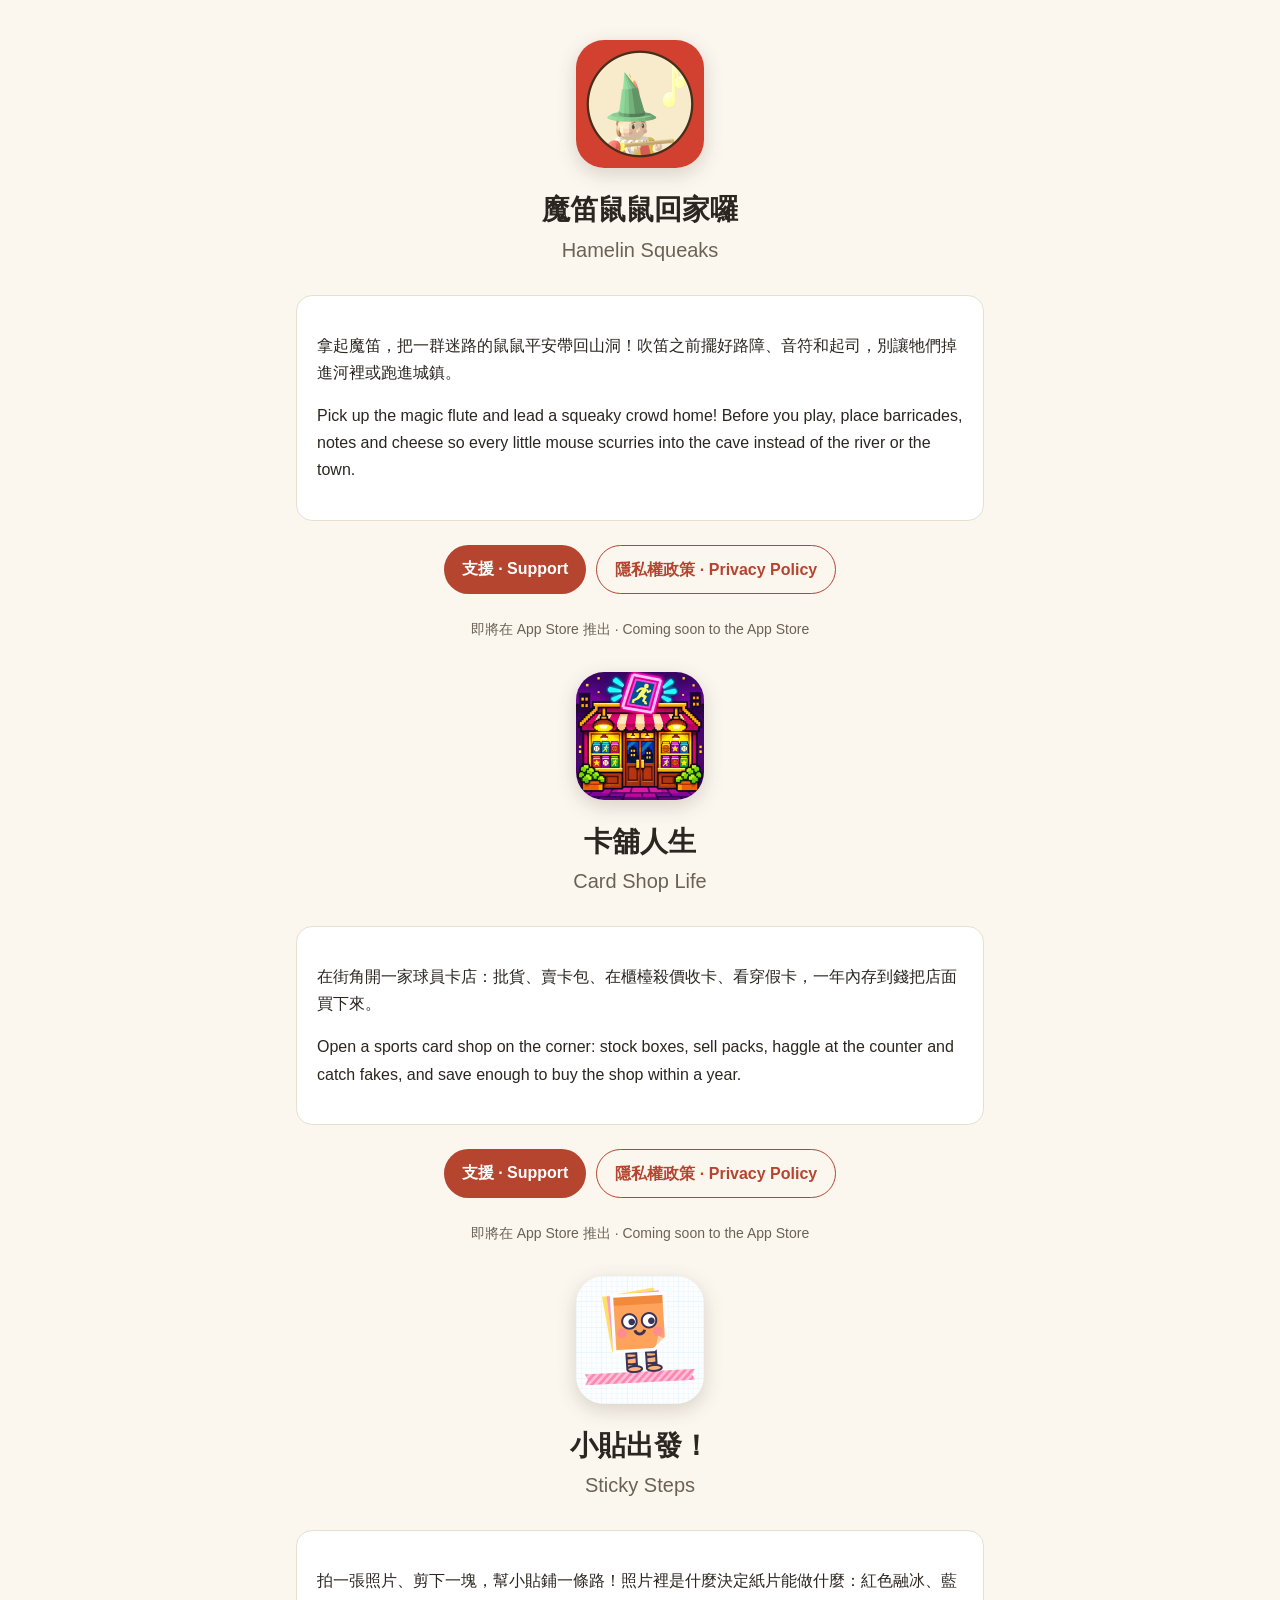
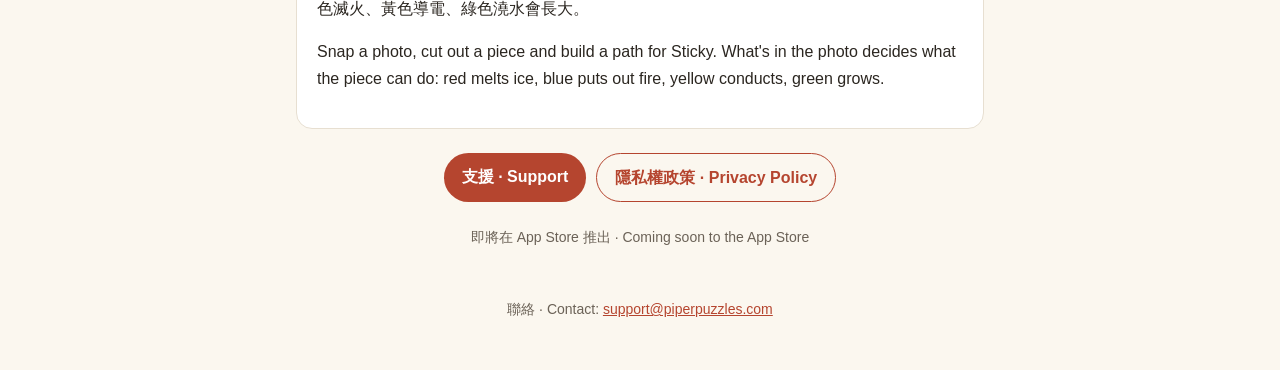
<file: index.html>
<!doctype html>
<html lang="zh-Hant">
<head>
  <meta charset="utf-8">
  <meta name="viewport" content="width=device-width, initial-scale=1">
  <title>魔笛鼠鼠回家囉 · Hamelin Squeaks</title>
  <meta name="description" content="引導每一隻老鼠走進山洞的 3D 解謎遊戲。A 3D puzzle game: lead every rat into the cave.">
  <link rel="icon" href="/assets/hamelin-icon.png">
  <link rel="apple-touch-icon" href="/assets/hamelin-icon.png">
  <link rel="stylesheet" href="/assets/site.css">
</head>
<body>
  <main class="wrap">
    <section class="hero">
      <img src="/assets/hamelin-icon.png" alt="魔笛鼠鼠回家囉 app icon">
      <h1>魔笛鼠鼠回家囉</h1>
      <p class="en-name">Hamelin Squeaks</p>
    </section>

    <div class="card">
      <p lang="zh-Hant">拿起魔笛，把一群迷路的鼠鼠平安帶回山洞！吹笛之前擺好路障、音符和起司，別讓牠們掉進河裡或跑進城鎮。</p>
      <p lang="en">Pick up the magic flute and lead a squeaky crowd home! Before you play, place barricades, notes and cheese so every little mouse scurries into the cave instead of the river or the town.</p>
    </div>

    <nav class="links">
      <a class="button" href="/hamelin/support/">支援 · Support</a>
      <a class="button ghost" href="/hamelin/privacy/">隱私權政策 · Privacy Policy</a>
    </nav>

    <p class="soon">即將在 App Store 推出 · Coming soon to the App Store</p>

    <section class="hero">
      <img src="/assets/cardshop-icon.png" alt="卡舖人生 app icon">
      <h1>卡舖人生</h1>
      <p class="en-name">Card Shop Life</p>
    </section>

    <div class="card">
      <p lang="zh-Hant">在街角開一家球員卡店：批貨、賣卡包、在櫃檯殺價收卡、看穿假卡，一年內存到錢把店面買下來。</p>
      <p lang="en">Open a sports card shop on the corner: stock boxes, sell packs, haggle at the counter and catch fakes, and save enough to buy the shop within a year.</p>
    </div>

    <nav class="links">
      <a class="button" href="/cardshop/support/">支援 · Support</a>
      <a class="button ghost" href="/cardshop/privacy/">隱私權政策 · Privacy Policy</a>
    </nav>

    <p class="soon">即將在 App Store 推出 · Coming soon to the App Store</p>

    <section class="hero">
      <img src="/assets/stickysteps-icon.png" alt="小貼出發！ app icon">
      <h1>小貼出發！</h1>
      <p class="en-name">Sticky Steps</p>
    </section>

    <div class="card">
      <p lang="zh-Hant">拍一張照片、剪下一塊，幫小貼鋪一條路！照片裡是什麼決定紙片能做什麼：紅色融冰、藍色滅火、黃色導電、綠色澆水會長大。</p>
      <p lang="en">Snap a photo, cut out a piece and build a path for Sticky. What's in the photo decides what the piece can do: red melts ice, blue puts out fire, yellow conducts, green grows.</p>
    </div>

    <nav class="links">
      <a class="button" href="/stickysteps/support/">支援 · Support</a>
      <a class="button ghost" href="/stickysteps/privacy/">隱私權政策 · Privacy Policy</a>
    </nav>

    <p class="soon">即將在 App Store 推出 · Coming soon to the App Store</p>

    <footer>
      聯絡 · Contact: <a href="mailto:support@piperpuzzles.com">support@piperpuzzles.com</a>
    </footer>
  </main>
</body>
</html>
</file>
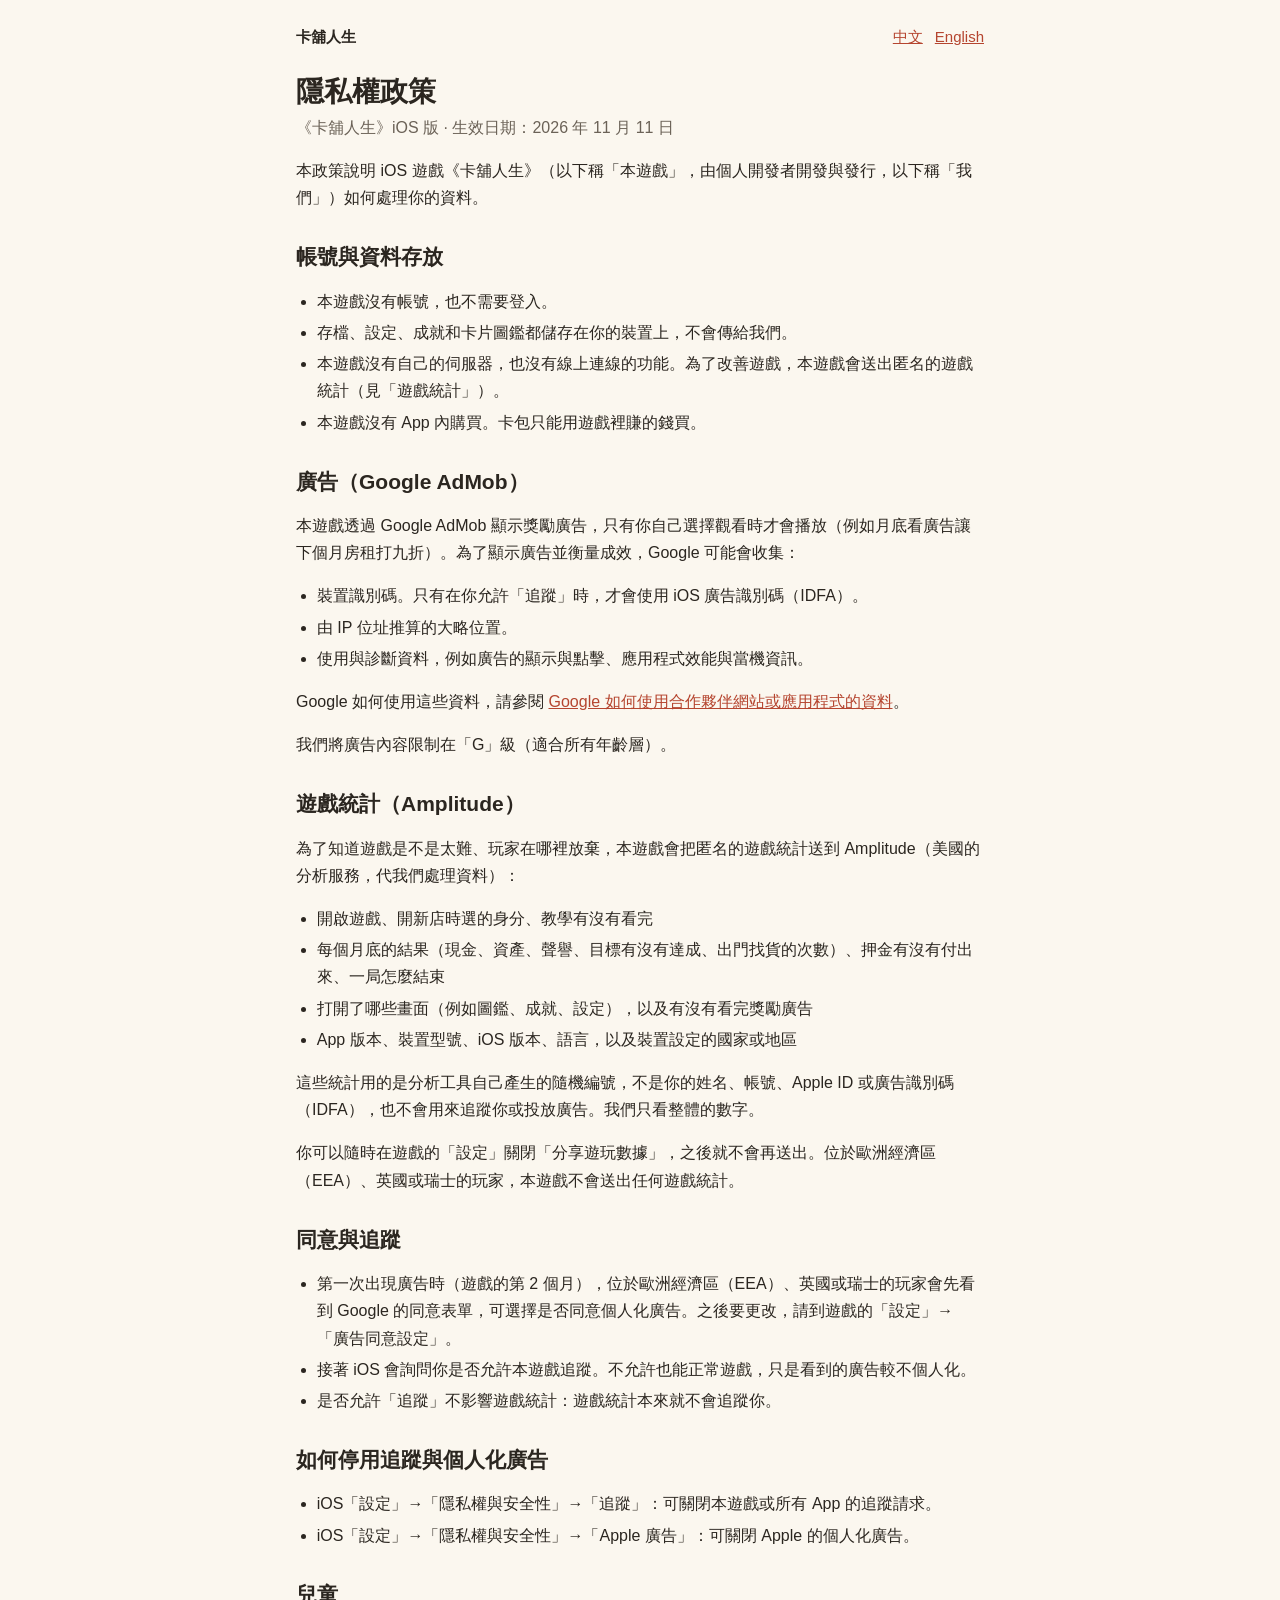
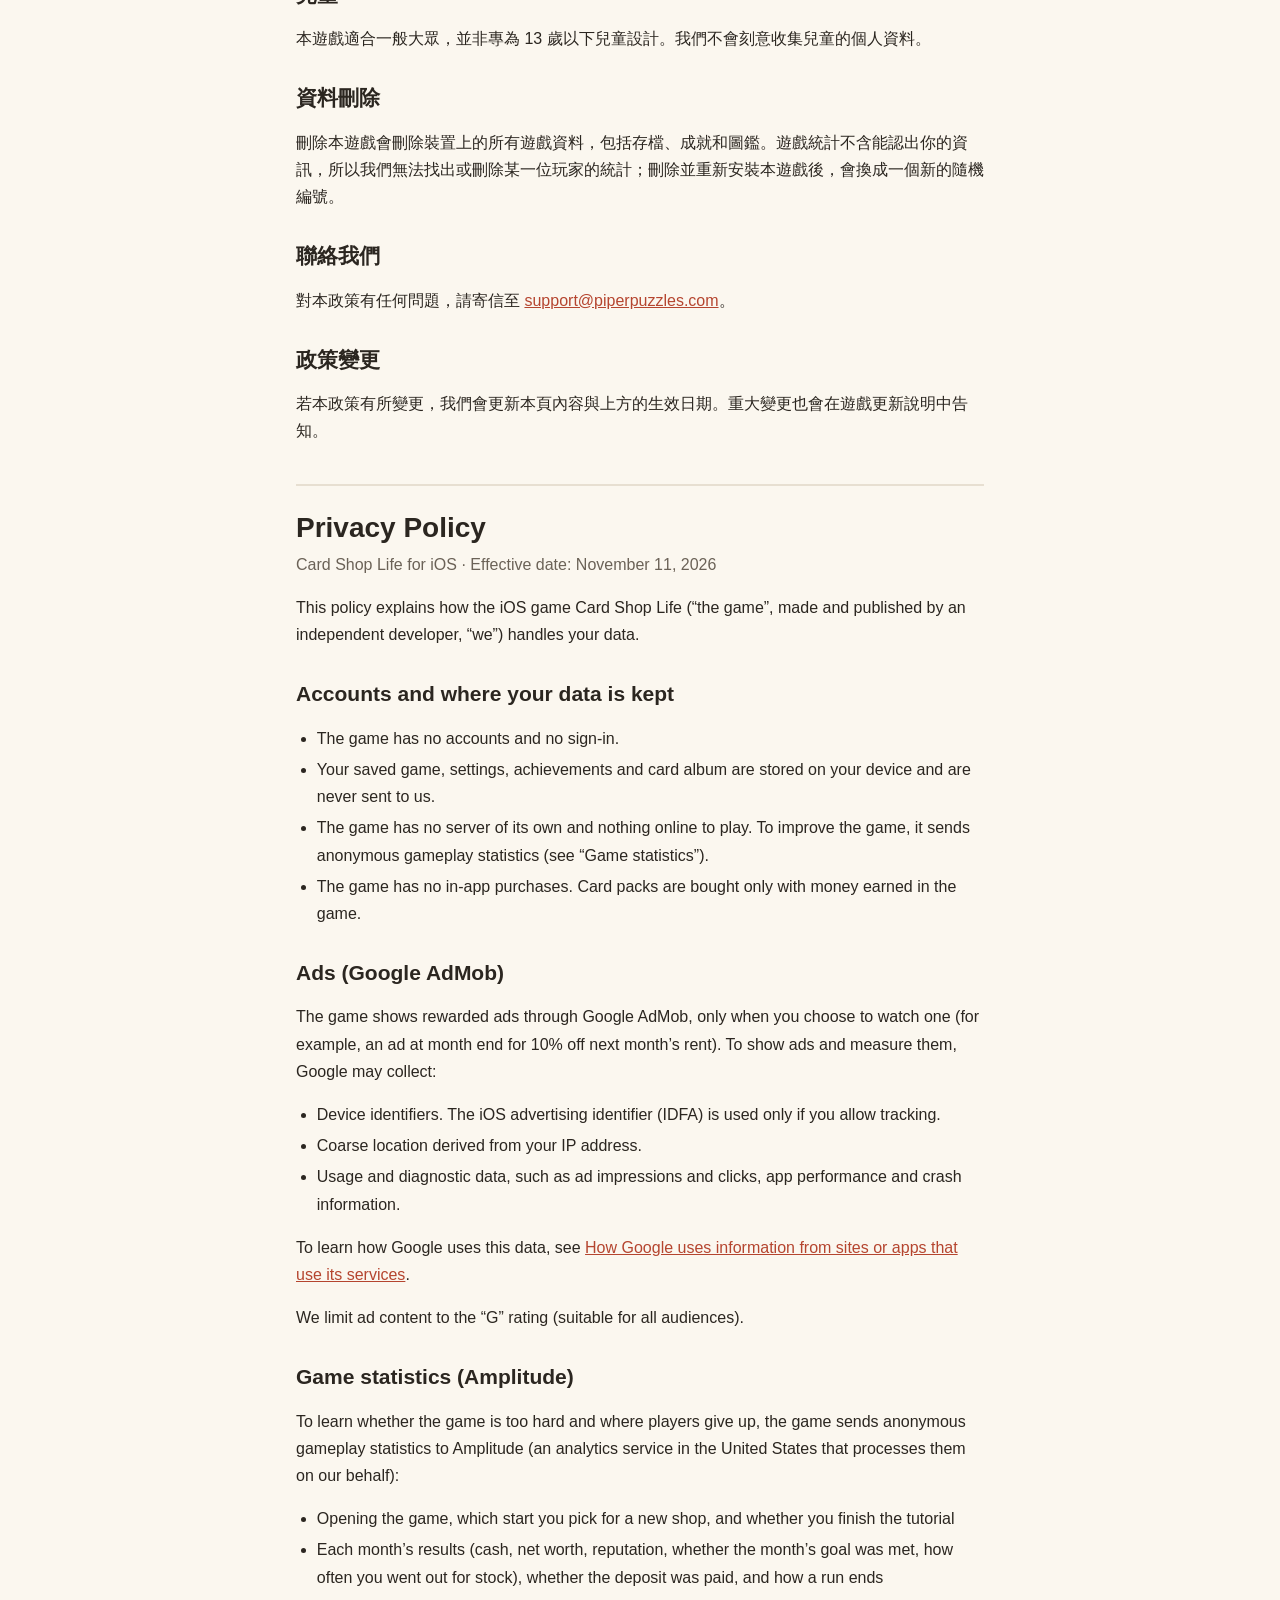
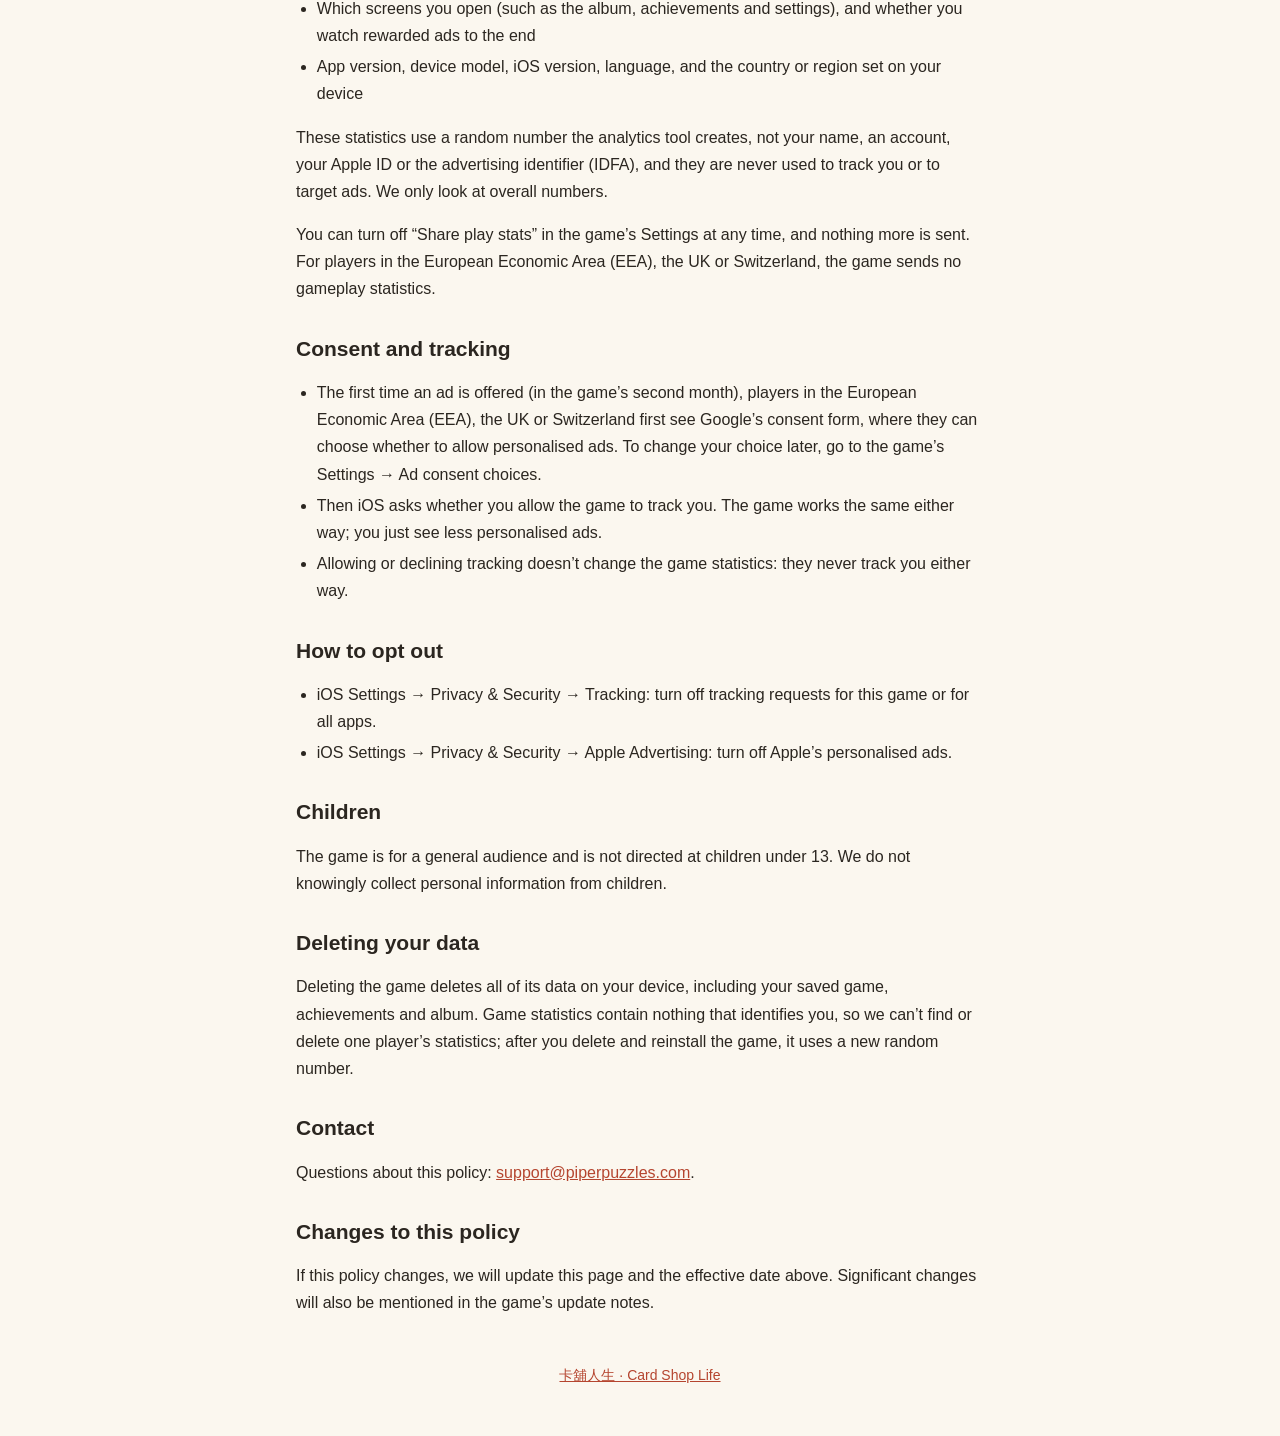
<file: cardshop/privacy/index.html>
<!doctype html>
<html lang="zh-Hant">
<head>
  <meta charset="utf-8">
  <meta name="viewport" content="width=device-width, initial-scale=1">
  <title>隱私權政策 · Privacy Policy — 卡舖人生</title>
  <meta name="description" content="《卡舖人生》隱私權政策。Privacy policy for Card Shop Life.">
  <link rel="icon" href="/assets/cardshop-icon.png">
  <link rel="stylesheet" href="/assets/site.css">
</head>
<body>
  <main class="wrap">
    <nav class="top">
      <a class="home" href="/">卡舖人生</a>
      <span class="langs"><a href="#zh">中文</a><a href="#en">English</a></span>
    </nav>

    <section class="lang-section" id="zh" lang="zh-Hant">
      <h1>隱私權政策</h1>
      <p class="sub">《卡舖人生》iOS 版 · 生效日期：2026 年 11 月 11 日</p>

      <p>本政策說明 iOS 遊戲《卡舖人生》（以下稱「本遊戲」，由個人開發者開發與發行，以下稱「我們」）如何處理你的資料。</p>

      <h2>帳號與資料存放</h2>
      <ul>
        <li>本遊戲沒有帳號，也不需要登入。</li>
        <li>存檔、設定、成就和卡片圖鑑都儲存在你的裝置上，不會傳給我們。</li>
        <li>本遊戲沒有自己的伺服器，也沒有線上連線的功能。為了改善遊戲，本遊戲會送出匿名的遊戲統計（見「遊戲統計」）。</li>
        <li>本遊戲沒有 App 內購買。卡包只能用遊戲裡賺的錢買。</li>
      </ul>

      <h2>廣告（Google AdMob）</h2>
      <p>本遊戲透過 Google AdMob 顯示獎勵廣告，只有你自己選擇觀看時才會播放（例如月底看廣告讓下個月房租打九折）。為了顯示廣告並衡量成效，Google 可能會收集：</p>
      <ul>
        <li>裝置識別碼。只有在你允許「追蹤」時，才會使用 iOS 廣告識別碼（IDFA）。</li>
        <li>由 IP 位址推算的大略位置。</li>
        <li>使用與診斷資料，例如廣告的顯示與點擊、應用程式效能與當機資訊。</li>
      </ul>
      <p>Google 如何使用這些資料，請參閱 <a href="https://policies.google.com/technologies/partner-sites">Google 如何使用合作夥伴網站或應用程式的資料</a>。</p>
      <p>我們將廣告內容限制在「G」級（適合所有年齡層）。</p>

      <h2 id="zh-stats">遊戲統計（Amplitude）</h2>
      <p>為了知道遊戲是不是太難、玩家在哪裡放棄，本遊戲會把匿名的遊戲統計送到 Amplitude（美國的分析服務，代我們處理資料）：</p>
      <ul>
        <li>開啟遊戲、開新店時選的身分、教學有沒有看完</li>
        <li>每個月底的結果（現金、資產、聲譽、目標有沒有達成、出門找貨的次數）、押金有沒有付出來、一局怎麼結束</li>
        <li>打開了哪些畫面（例如圖鑑、成就、設定），以及有沒有看完獎勵廣告</li>
        <li>App 版本、裝置型號、iOS 版本、語言，以及裝置設定的國家或地區</li>
      </ul>
      <p>這些統計用的是分析工具自己產生的隨機編號，不是你的姓名、帳號、Apple ID 或廣告識別碼（IDFA），也不會用來追蹤你或投放廣告。我們只看整體的數字。</p>
      <p>你可以隨時在遊戲的「設定」關閉「分享遊玩數據」，之後就不會再送出。位於歐洲經濟區（EEA）、英國或瑞士的玩家，本遊戲不會送出任何遊戲統計。</p>

      <h2>同意與追蹤</h2>
      <ul>
        <li>第一次出現廣告時（遊戲的第 2 個月），位於歐洲經濟區（EEA）、英國或瑞士的玩家會先看到 Google 的同意表單，可選擇是否同意個人化廣告。之後要更改，請到遊戲的「設定」→「廣告同意設定」。</li>
        <li>接著 iOS 會詢問你是否允許本遊戲追蹤。不允許也能正常遊戲，只是看到的廣告較不個人化。</li>
        <li>是否允許「追蹤」不影響遊戲統計：遊戲統計本來就不會追蹤你。</li>
      </ul>

      <h2>如何停用追蹤與個人化廣告</h2>
      <ul>
        <li>iOS「設定」→「隱私權與安全性」→「追蹤」：可關閉本遊戲或所有 App 的追蹤請求。</li>
        <li>iOS「設定」→「隱私權與安全性」→「Apple 廣告」：可關閉 Apple 的個人化廣告。</li>
      </ul>

      <h2>兒童</h2>
      <p>本遊戲適合一般大眾，並非專為 13 歲以下兒童設計。我們不會刻意收集兒童的個人資料。</p>

      <h2>資料刪除</h2>
      <p>刪除本遊戲會刪除裝置上的所有遊戲資料，包括存檔、成就和圖鑑。遊戲統計不含能認出你的資訊，所以我們無法找出或刪除某一位玩家的統計；刪除並重新安裝本遊戲後，會換成一個新的隨機編號。</p>

      <h2>聯絡我們</h2>
      <p>對本政策有任何問題，請寄信至 <a href="mailto:support@piperpuzzles.com">support@piperpuzzles.com</a>。</p>

      <h2>政策變更</h2>
      <p>若本政策有所變更，我們會更新本頁內容與上方的生效日期。重大變更也會在遊戲更新說明中告知。</p>
    </section>

    <section class="lang-section" id="en" lang="en">
      <h1>Privacy Policy</h1>
      <p class="sub">Card Shop Life for iOS · Effective date: November 11, 2026</p>

      <p>This policy explains how the iOS game Card Shop Life (“the game”, made and published by an independent developer, “we”) handles your data.</p>

      <h2>Accounts and where your data is kept</h2>
      <ul>
        <li>The game has no accounts and no sign-in.</li>
        <li>Your saved game, settings, achievements and card album are stored on your device and are never sent to us.</li>
        <li>The game has no server of its own and nothing online to play. To improve the game, it sends anonymous gameplay statistics (see “Game statistics”).</li>
        <li>The game has no in-app purchases. Card packs are bought only with money earned in the game.</li>
      </ul>

      <h2>Ads (Google AdMob)</h2>
      <p>The game shows rewarded ads through Google AdMob, only when you choose to watch one (for example, an ad at month end for 10% off next month’s rent). To show ads and measure them, Google may collect:</p>
      <ul>
        <li>Device identifiers. The iOS advertising identifier (IDFA) is used only if you allow tracking.</li>
        <li>Coarse location derived from your IP address.</li>
        <li>Usage and diagnostic data, such as ad impressions and clicks, app performance and crash information.</li>
      </ul>
      <p>To learn how Google uses this data, see <a href="https://policies.google.com/technologies/partner-sites">How Google uses information from sites or apps that use its services</a>.</p>
      <p>We limit ad content to the “G” rating (suitable for all audiences).</p>

      <h2 id="en-stats">Game statistics (Amplitude)</h2>
      <p>To learn whether the game is too hard and where players give up, the game sends anonymous gameplay statistics to Amplitude (an analytics service in the United States that processes them on our behalf):</p>
      <ul>
        <li>Opening the game, which start you pick for a new shop, and whether you finish the tutorial</li>
        <li>Each month’s results (cash, net worth, reputation, whether the month’s goal was met, how often you went out for stock), whether the deposit was paid, and how a run ends</li>
        <li>Which screens you open (such as the album, achievements and settings), and whether you watch rewarded ads to the end</li>
        <li>App version, device model, iOS version, language, and the country or region set on your device</li>
      </ul>
      <p>These statistics use a random number the analytics tool creates, not your name, an account, your Apple ID or the advertising identifier (IDFA), and they are never used to track you or to target ads. We only look at overall numbers.</p>
      <p>You can turn off “Share play stats” in the game’s Settings at any time, and nothing more is sent. For players in the European Economic Area (EEA), the UK or Switzerland, the game sends no gameplay statistics.</p>

      <h2>Consent and tracking</h2>
      <ul>
        <li>The first time an ad is offered (in the game’s second month), players in the European Economic Area (EEA), the UK or Switzerland first see Google’s consent form, where they can choose whether to allow personalised ads. To change your choice later, go to the game’s Settings → Ad consent choices.</li>
        <li>Then iOS asks whether you allow the game to track you. The game works the same either way; you just see less personalised ads.</li>
        <li>Allowing or declining tracking doesn’t change the game statistics: they never track you either way.</li>
      </ul>

      <h2>How to opt out</h2>
      <ul>
        <li>iOS Settings → Privacy &amp; Security → Tracking: turn off tracking requests for this game or for all apps.</li>
        <li>iOS Settings → Privacy &amp; Security → Apple Advertising: turn off Apple’s personalised ads.</li>
      </ul>

      <h2>Children</h2>
      <p>The game is for a general audience and is not directed at children under 13. We do not knowingly collect personal information from children.</p>

      <h2>Deleting your data</h2>
      <p>Deleting the game deletes all of its data on your device, including your saved game, achievements and album. Game statistics contain nothing that identifies you, so we can’t find or delete one player’s statistics; after you delete and reinstall the game, it uses a new random number.</p>

      <h2>Contact</h2>
      <p>Questions about this policy: <a href="mailto:support@piperpuzzles.com">support@piperpuzzles.com</a>.</p>

      <h2>Changes to this policy</h2>
      <p>If this policy changes, we will update this page and the effective date above. Significant changes will also be mentioned in the game’s update notes.</p>
    </section>

    <footer><a href="/">卡舖人生 · Card Shop Life</a></footer>
  </main>
</body>
</html>
</file>
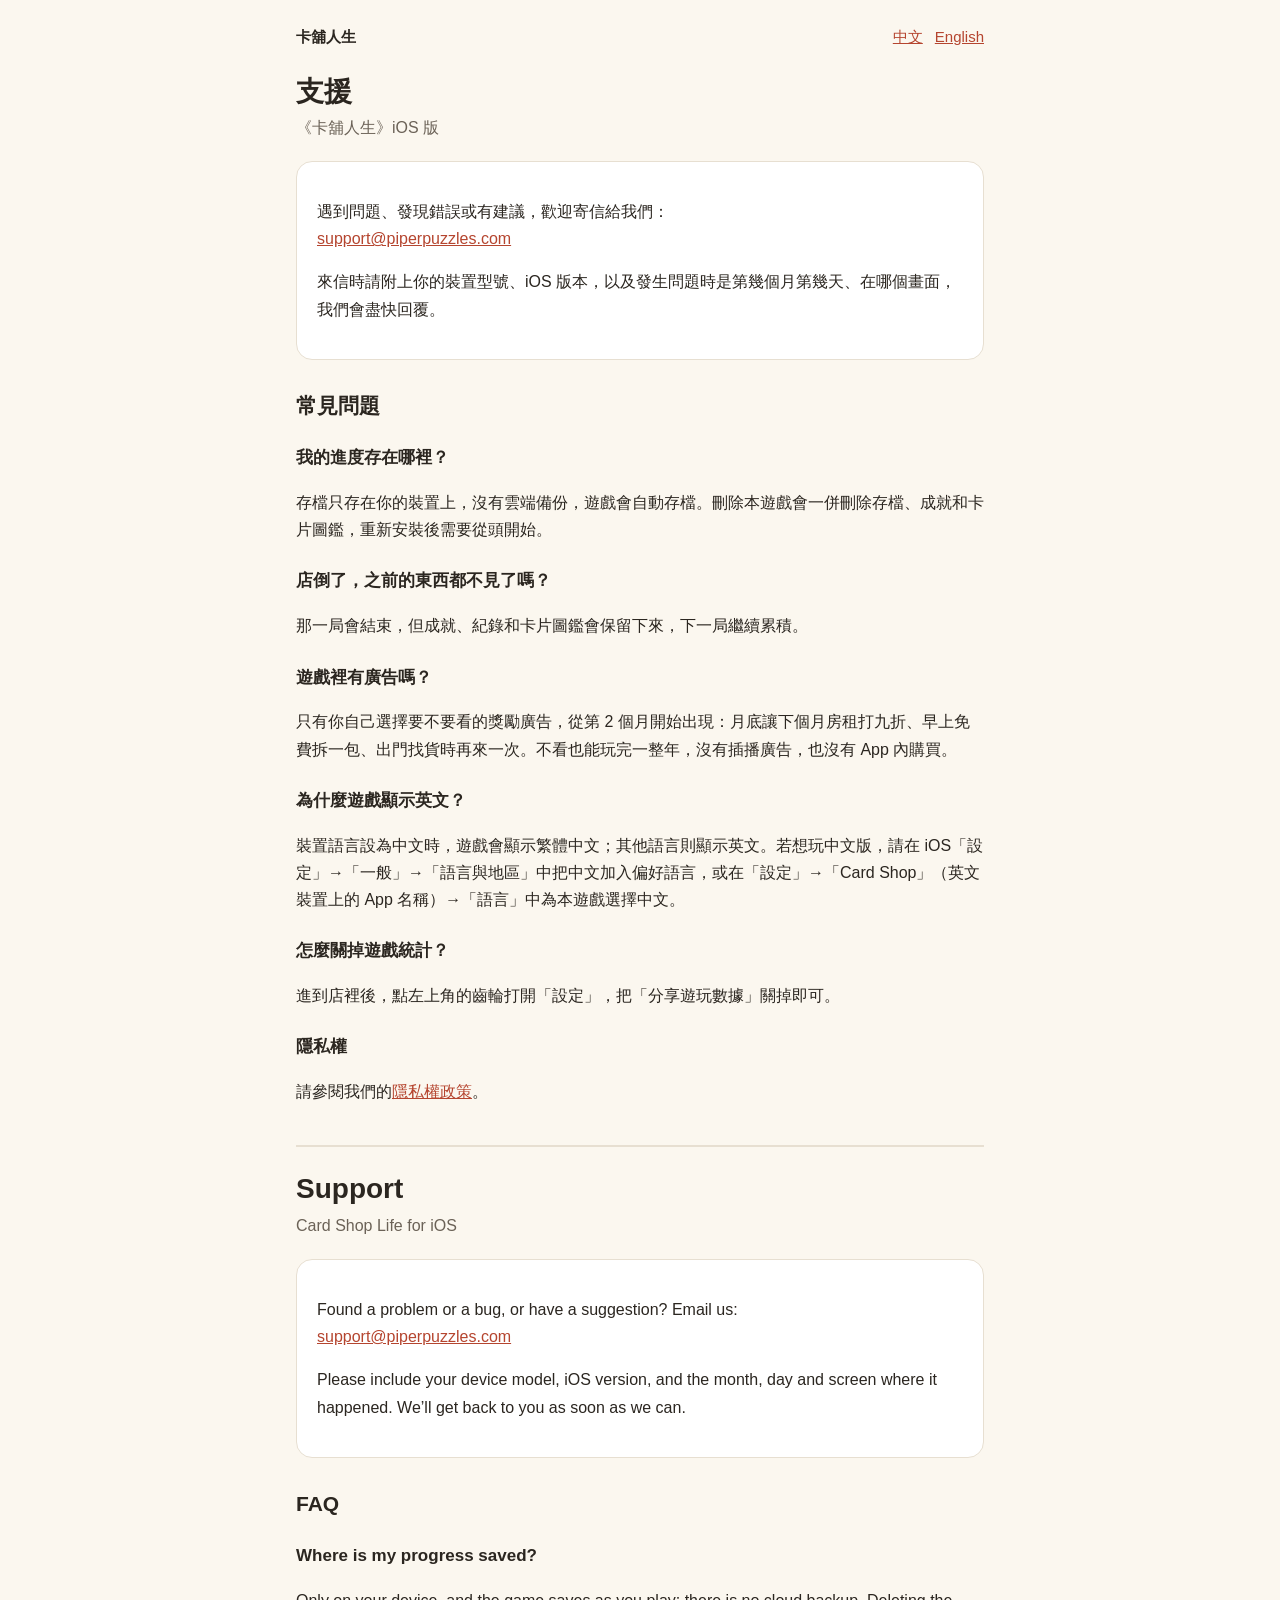
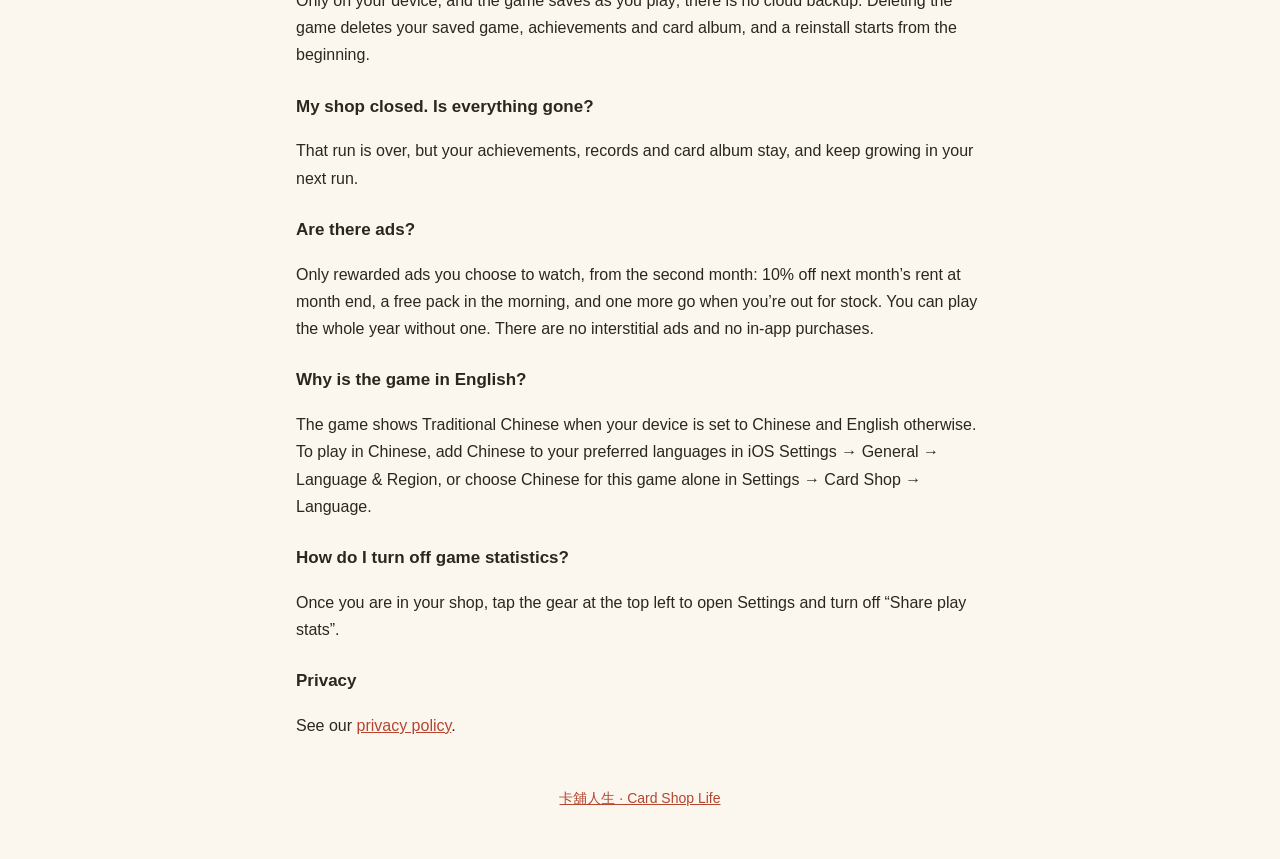
<file: cardshop/support/index.html>
<!doctype html>
<html lang="zh-Hant">
<head>
  <meta charset="utf-8">
  <meta name="viewport" content="width=device-width, initial-scale=1">
  <title>支援 · Support — 卡舖人生</title>
  <meta name="description" content="《卡舖人生》支援與常見問題。Support and FAQ for Card Shop Life.">
  <link rel="icon" href="/assets/cardshop-icon.png">
  <link rel="stylesheet" href="/assets/site.css">
</head>
<body>
  <main class="wrap">
    <nav class="top">
      <a class="home" href="/">卡舖人生</a>
      <span class="langs"><a href="#zh">中文</a><a href="#en">English</a></span>
    </nav>

    <section class="lang-section" id="zh" lang="zh-Hant">
      <h1>支援</h1>
      <p class="sub">《卡舖人生》iOS 版</p>

      <div class="card">
        <p>遇到問題、發現錯誤或有建議，歡迎寄信給我們：<br>
        <a href="mailto:support@piperpuzzles.com">support@piperpuzzles.com</a></p>
        <p>來信時請附上你的裝置型號、iOS 版本，以及發生問題時是第幾個月第幾天、在哪個畫面，我們會盡快回覆。</p>
      </div>

      <h2>常見問題</h2>

      <h3>我的進度存在哪裡？</h3>
      <p>存檔只存在你的裝置上，沒有雲端備份，遊戲會自動存檔。刪除本遊戲會一併刪除存檔、成就和卡片圖鑑，重新安裝後需要從頭開始。</p>

      <h3>店倒了，之前的東西都不見了嗎？</h3>
      <p>那一局會結束，但成就、紀錄和卡片圖鑑會保留下來，下一局繼續累積。</p>

      <h3>遊戲裡有廣告嗎？</h3>
      <p>只有你自己選擇要不要看的獎勵廣告，從第 2 個月開始出現：月底讓下個月房租打九折、早上免費拆一包、出門找貨時再來一次。不看也能玩完一整年，沒有插播廣告，也沒有 App 內購買。</p>

      <h3>為什麼遊戲顯示英文？</h3>
      <p>裝置語言設為中文時，遊戲會顯示繁體中文；其他語言則顯示英文。若想玩中文版，請在 iOS「設定」→「一般」→「語言與地區」中把中文加入偏好語言，或在「設定」→「Card Shop」（英文裝置上的 App 名稱）→「語言」中為本遊戲選擇中文。</p>

      <h3>怎麼關掉遊戲統計？</h3>
      <p>進到店裡後，點左上角的齒輪打開「設定」，把「分享遊玩數據」關掉即可。</p>

      <h3>隱私權</h3>
      <p>請參閱我們的<a href="/cardshop/privacy/">隱私權政策</a>。</p>
    </section>

    <section class="lang-section" id="en" lang="en">
      <h1>Support</h1>
      <p class="sub">Card Shop Life for iOS</p>

      <div class="card">
        <p>Found a problem or a bug, or have a suggestion? Email us:<br>
        <a href="mailto:support@piperpuzzles.com">support@piperpuzzles.com</a></p>
        <p>Please include your device model, iOS version, and the month, day and screen where it happened. We’ll get back to you as soon as we can.</p>
      </div>

      <h2>FAQ</h2>

      <h3>Where is my progress saved?</h3>
      <p>Only on your device, and the game saves as you play; there is no cloud backup. Deleting the game deletes your saved game, achievements and card album, and a reinstall starts from the beginning.</p>

      <h3>My shop closed. Is everything gone?</h3>
      <p>That run is over, but your achievements, records and card album stay, and keep growing in your next run.</p>

      <h3>Are there ads?</h3>
      <p>Only rewarded ads you choose to watch, from the second month: 10% off next month’s rent at month end, a free pack in the morning, and one more go when you’re out for stock. You can play the whole year without one. There are no interstitial ads and no in-app purchases.</p>

      <h3>Why is the game in English?</h3>
      <p>The game shows Traditional Chinese when your device is set to Chinese and English otherwise. To play in Chinese, add Chinese to your preferred languages in iOS Settings → General → Language &amp; Region, or choose Chinese for this game alone in Settings → Card Shop → Language.</p>

      <h3>How do I turn off game statistics?</h3>
      <p>Once you are in your shop, tap the gear at the top left to open Settings and turn off “Share play stats”.</p>

      <h3>Privacy</h3>
      <p>See our <a href="/cardshop/privacy/">privacy policy</a>.</p>
    </section>

    <footer><a href="/">卡舖人生 · Card Shop Life</a></footer>
  </main>
</body>
</html>
</file>
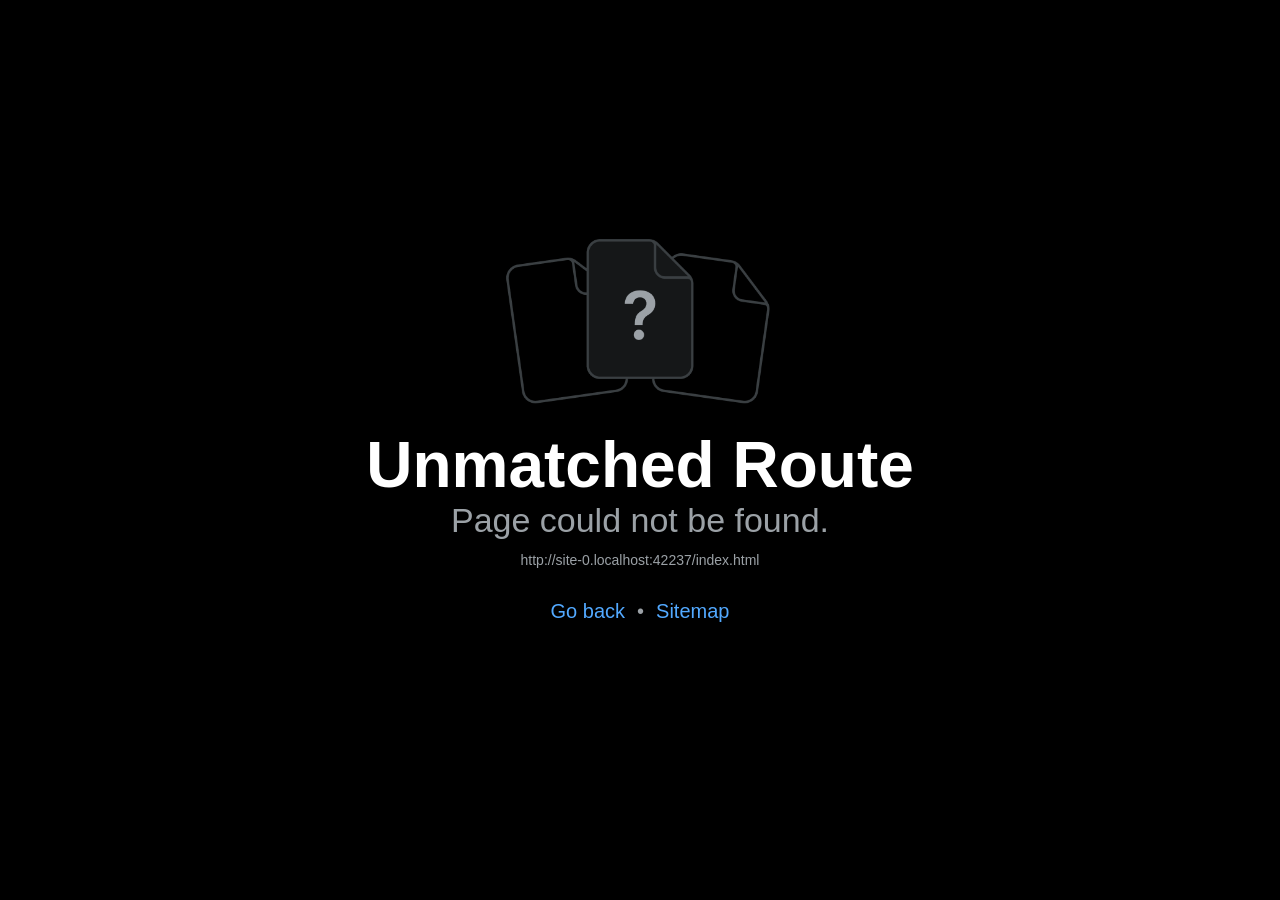
<file: hamelin/play/index.html>
<!DOCTYPE html>
<html lang="en">
  <head>
    <meta charset="utf-8" />
    <meta httpEquiv="X-UA-Compatible" content="IE=edge" />
    <meta name="viewport" content="width=device-width, initial-scale=1, shrink-to-fit=no" />
    <title>Hamelin Squeaks · play free in your browser</title>
    <meta name="description" content="Lead every hamster home with your magic flute. 3 levels, no download. ／ 吹笛帶倉鼠回家的解謎遊戲，瀏覽器直接玩三關。" />
    <meta property="og:type" content="website" />
    <meta property="og:site_name" content="Piper Puzzles" />
    <meta property="og:url" content="https://piperpuzzles.com/hamelin/play/" />
    <meta property="og:title" content="Hamelin Squeaks · play free in your browser" />
    <meta property="og:description" content="Lead every hamster home with your magic flute. 3 levels, no download. ／ 吹笛帶倉鼠回家的解謎遊戲，瀏覽器直接玩三關。" />
    <meta property="og:image" content="https://piperpuzzles.com/hamelin/play/og.jpg" />
    <meta property="og:image:width" content="1200" />
    <meta property="og:image:height" content="630" />
    <meta property="og:image:alt" content="Hamsters following music notes along a dirt road toward a cave, beside the game’s icon and name" />
    <meta name="twitter:card" content="summary_large_image" />
    <meta name="twitter:title" content="Hamelin Squeaks · play free in your browser" />
    <meta name="twitter:description" content="Lead every hamster home with your magic flute. 3 levels, no download. ／ 吹笛帶倉鼠回家的解謎遊戲，瀏覽器直接玩三關。" />
    <meta name="twitter:image" content="https://piperpuzzles.com/hamelin/play/og.jpg" />
    <link rel="canonical" href="https://piperpuzzles.com/hamelin/play/" />
    <!-- The `react-native-web` recommended style reset: https://necolas.github.io/react-native-web/docs/setup/#root-element -->
    <style id="expo-reset">
      /* These styles make the body full-height */
      html,
      body {
        height: 100%;
      }
      /* These styles disable body scrolling if you are using <ScrollView> */
      body {
        overflow: hidden;
      }
      /* These styles make the root element full-height */
      #root {
        display: flex;
        height: 100%;
        flex: 1;
      }
    </style>
    <!-- What shows while the bundle downloads (a few MB): React replaces #root's contents when it starts.
         The web demo then shows the same screen (game/demo/LoadingScreen.tsx) until its 3D models are in. -->
    <style>
      body { margin: 0; background: #cfe8ee; }
      .boot { flex: 1; display: flex; flex-direction: column; align-items: center; justify-content: center; gap: 10px;
        font-family: -apple-system, BlinkMacSystemFont, "PingFang TC", "Noto Sans TC", sans-serif; color: #4a2f1b; }
      .boot-title { font-size: 28px; font-weight: 900; }
      .boot-text { font-size: 16px; font-weight: 700; color: #7a5a3c; }
      .boot-dots { display: flex; gap: 8px; margin-top: 6px; }
      .boot-dots i { width: 10px; height: 10px; border-radius: 5px; background: #f2b632; animation: boot 1.2s infinite ease-in-out; }
      .boot-dots i:nth-child(2) { animation-delay: 0.2s; }
      .boot-dots i:nth-child(3) { animation-delay: 0.4s; }
      @keyframes boot { 0%, 80%, 100% { opacity: 0.25; transform: translateY(0); } 40% { opacity: 1; transform: translateY(-6px); } }
    </style>
  <link rel="icon" href="/hamelin/play/favicon.ico" /></head>

  <body>
    <noscript>
      You need to enable JavaScript to run this app.
    </noscript>
    <!-- The root element for your Expo app. -->
    <div id="root">
      <div class="boot">
        <div class="boot-title" id="boot-title">Hamelin Squeaks</div>
        <div class="boot-text" id="boot-text">Loading…</div>
        <div class="boot-dots"><i></i><i></i><i></i></div>
      </div>
    </div>
    <script>
      // The same language rule as game/i18n.ts: Chinese for any Chinese, English otherwise (?lang= forces one).
      (function () {
        var forced = new URLSearchParams(location.search).get('lang');
        var zh = forced === 'zh' || forced === 'en' ? forced === 'zh' : /^zh/i.test(navigator.language || '');
        if (!zh) return;
        document.documentElement.lang = 'zh-Hant';
        document.getElementById('boot-title').textContent = '魔笛鼠鼠回家囉';
        document.getElementById('boot-text').textContent = '載入中…';
      })();
    </script>
  <script src="/hamelin/play/_expo/static/js/web/entry-5ef1bea9a6b176968698c0f2d3a52c25.js" defer></script>
</body>
</html>
</file>
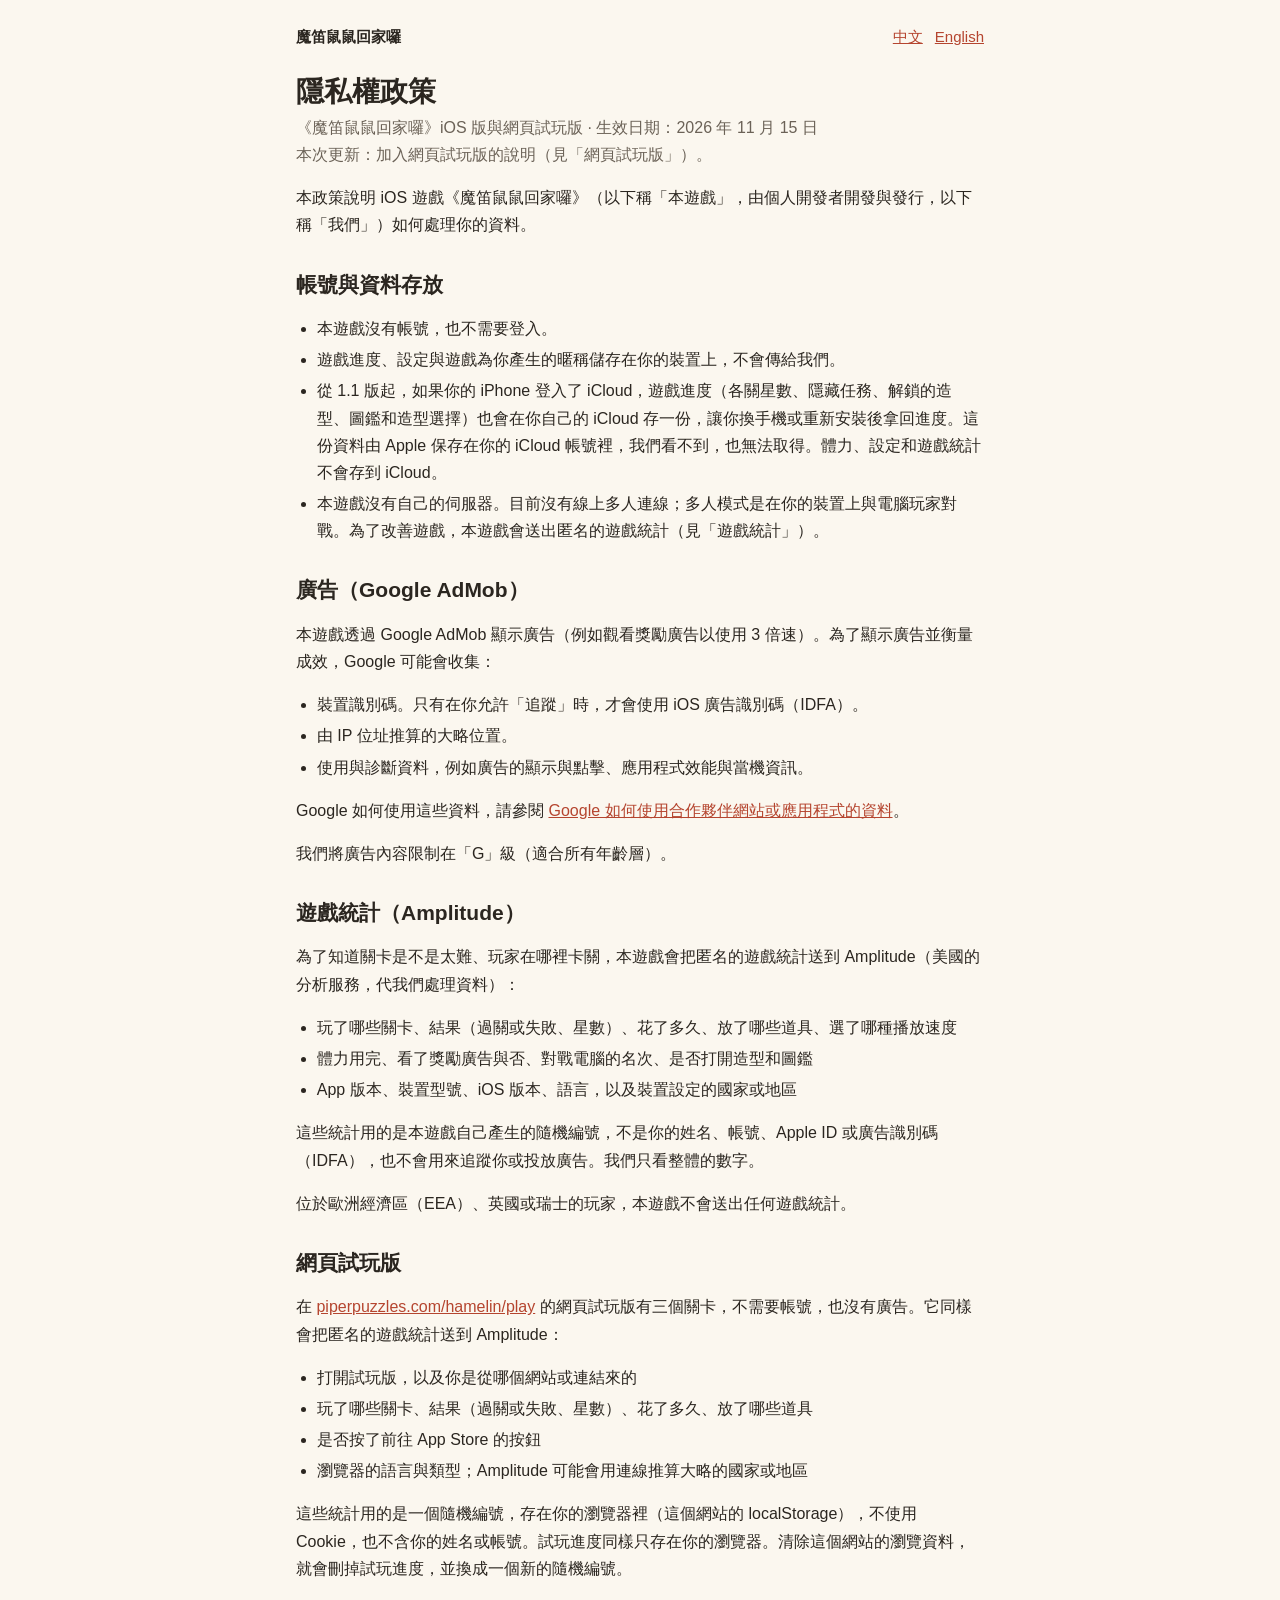
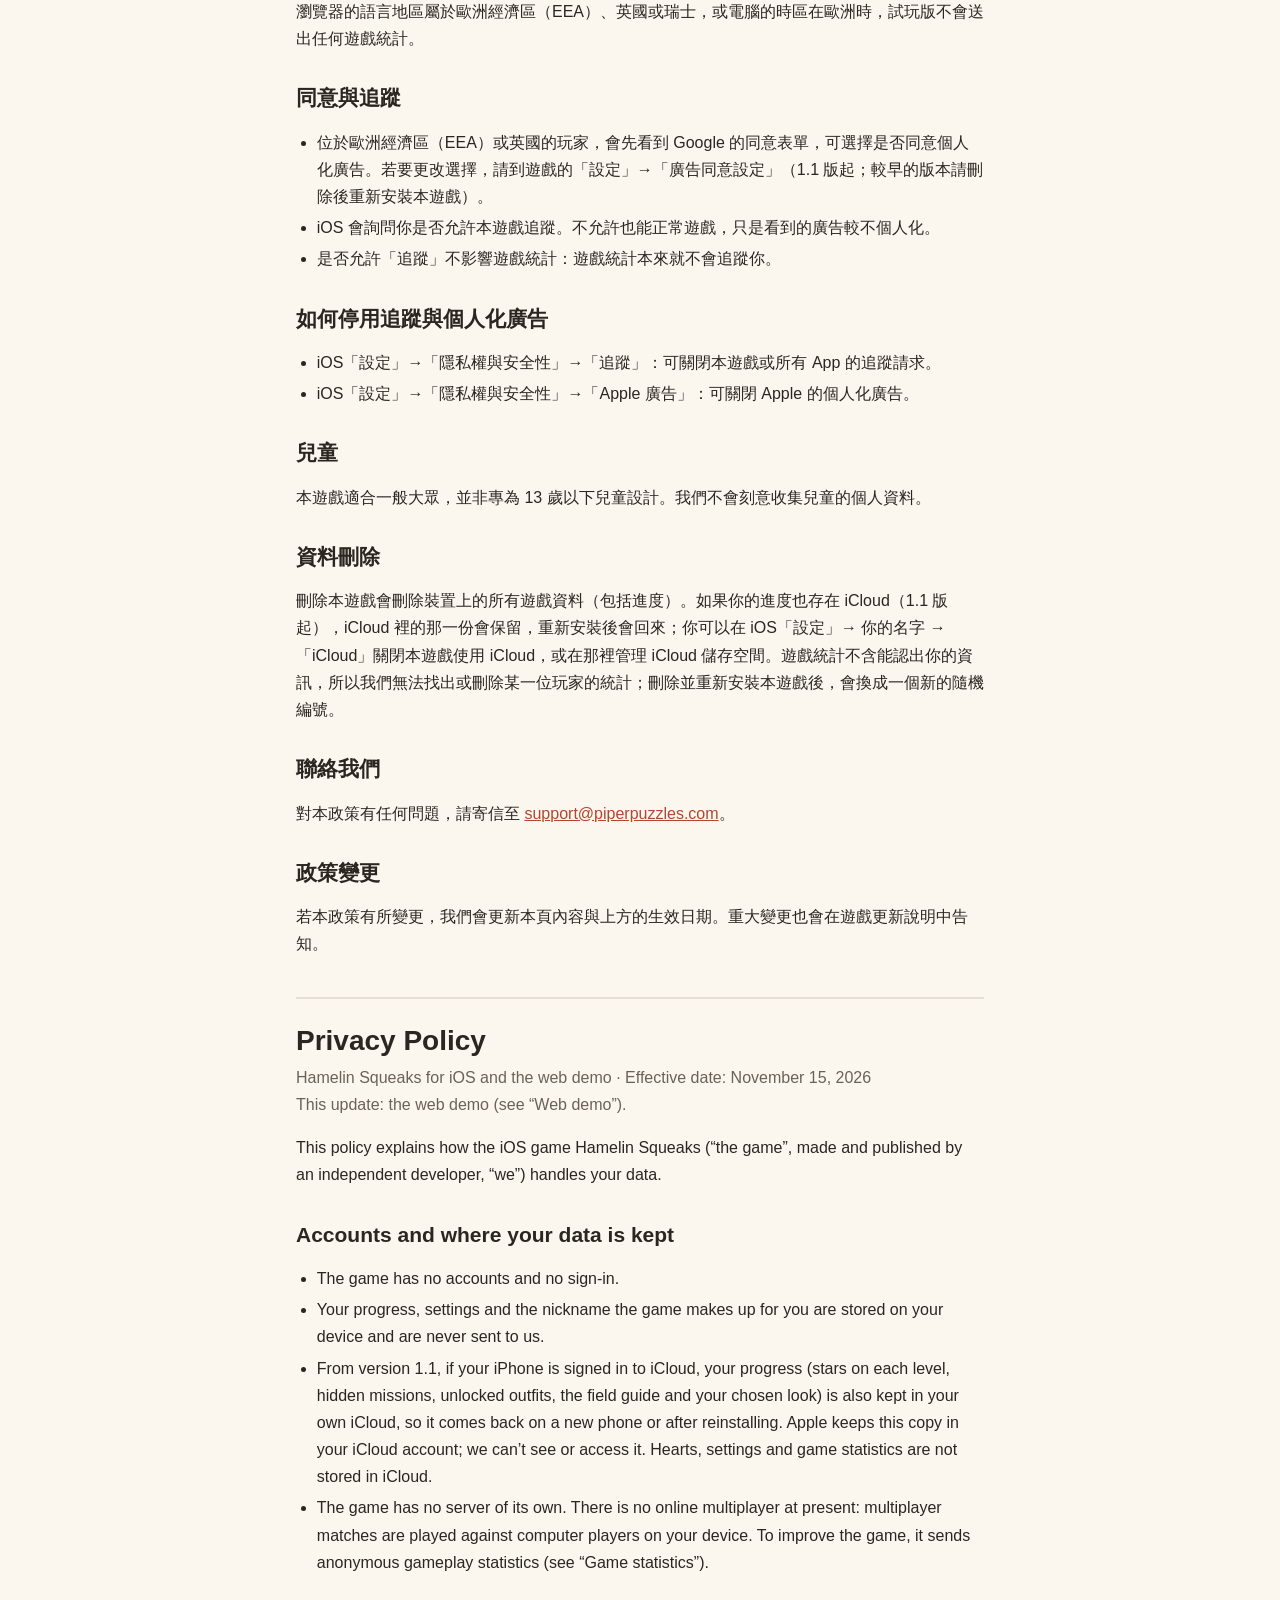
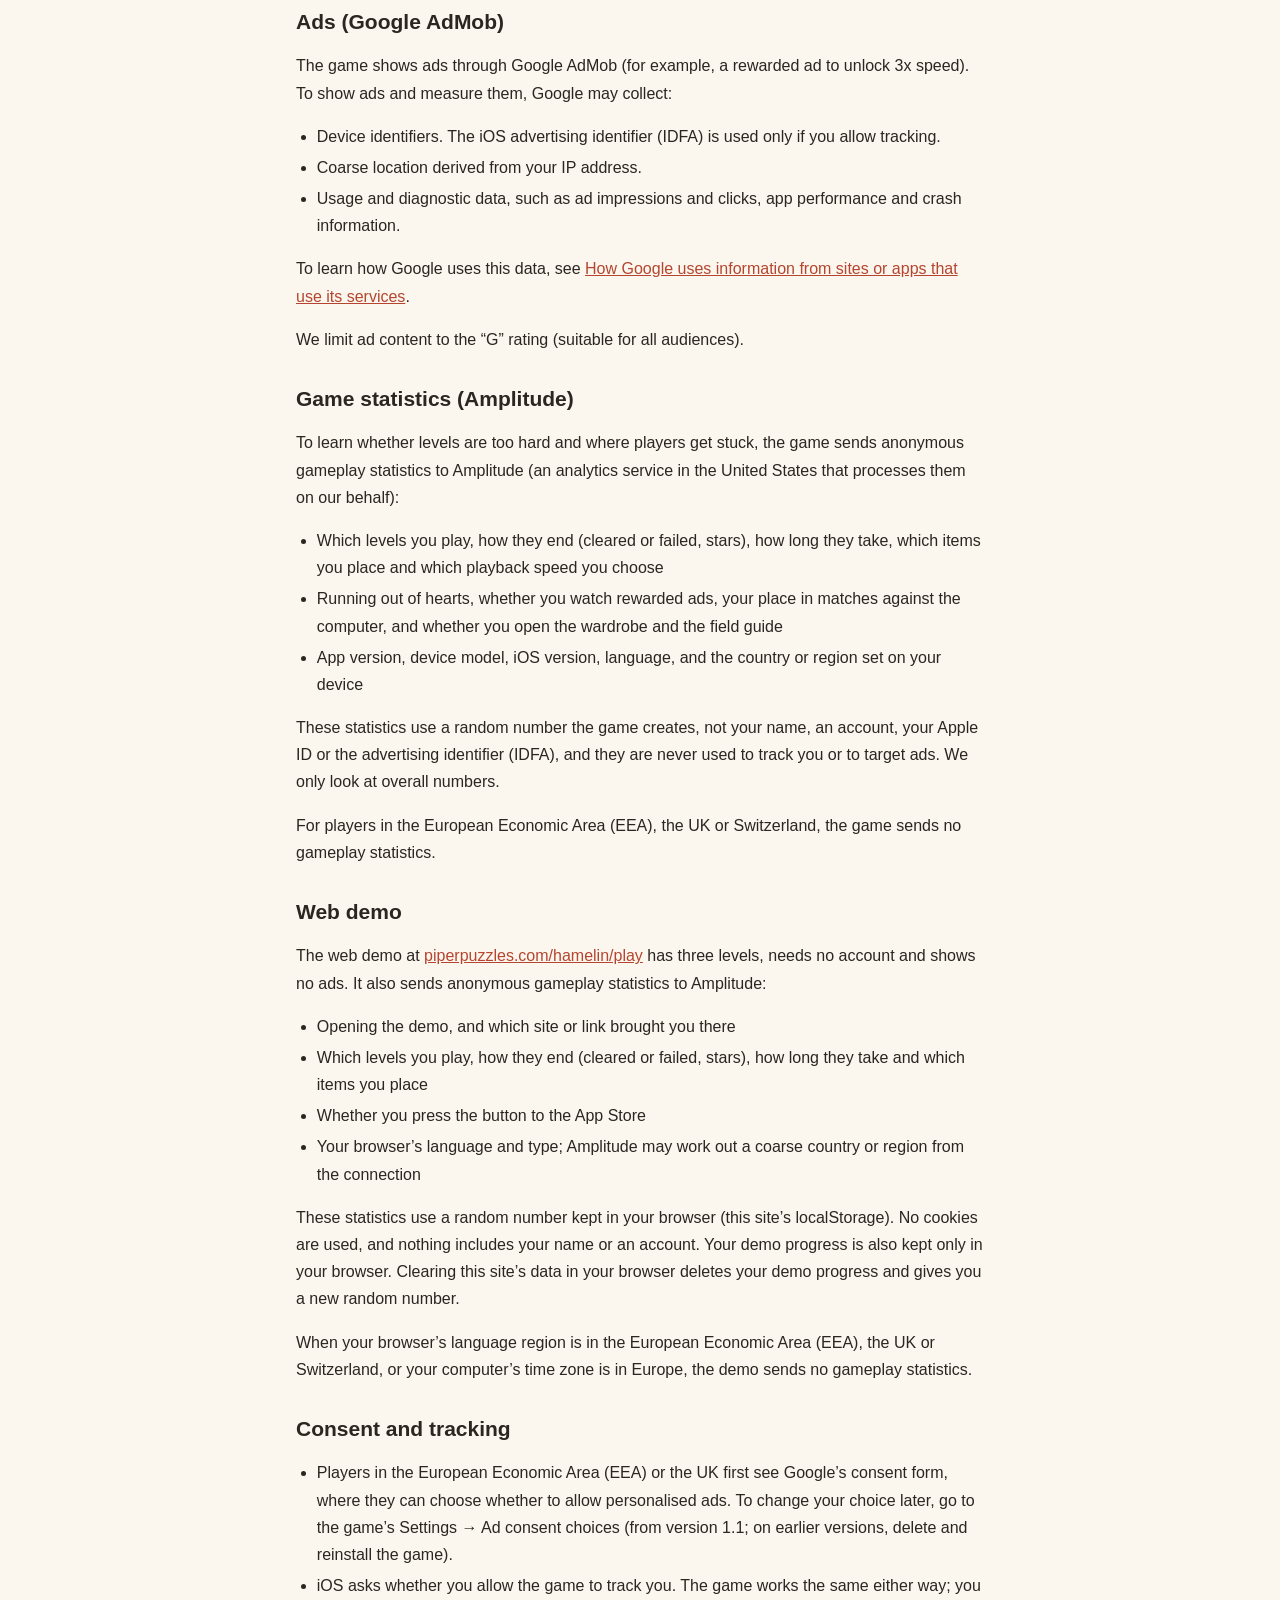
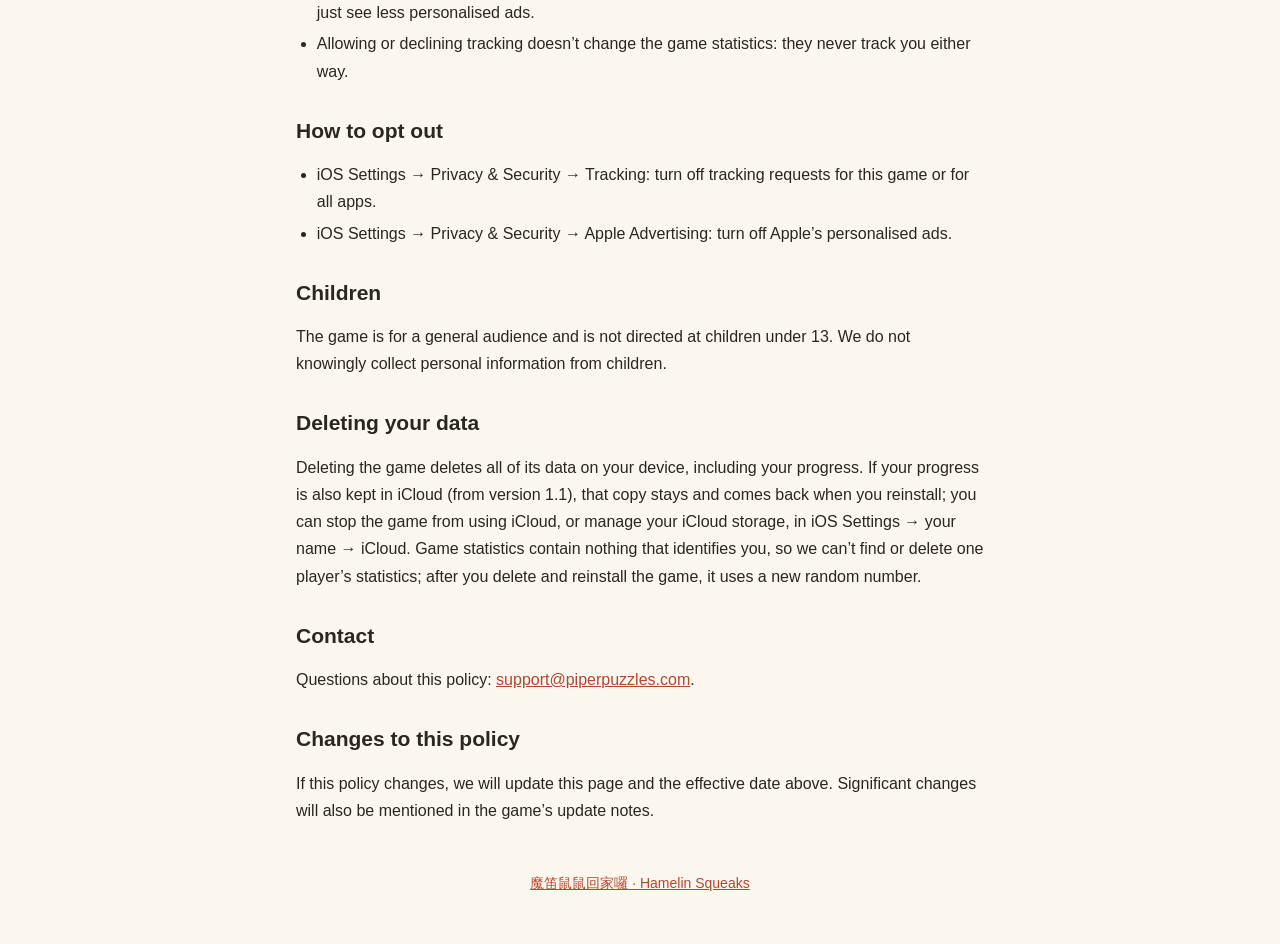
<file: hamelin/privacy/index.html>
<!doctype html>
<html lang="zh-Hant">
<head>
  <meta charset="utf-8">
  <meta name="viewport" content="width=device-width, initial-scale=1">
  <title>隱私權政策 · Privacy Policy — 魔笛鼠鼠回家囉</title>
  <meta name="description" content="《魔笛鼠鼠回家囉》隱私權政策。Privacy policy for Hamelin Squeaks.">
  <link rel="icon" href="/assets/hamelin-icon.png">
  <link rel="stylesheet" href="/assets/site.css">
</head>
<body>
  <main class="wrap">
    <nav class="top">
      <a class="home" href="/">魔笛鼠鼠回家囉</a>
      <span class="langs"><a href="#zh">中文</a><a href="#en">English</a></span>
    </nav>

    <section class="lang-section" id="zh" lang="zh-Hant">
      <h1>隱私權政策</h1>
      <p class="sub">《魔笛鼠鼠回家囉》iOS 版與網頁試玩版 · 生效日期：2026 年 11 月 15 日<br>本次更新：加入網頁試玩版的說明（見「網頁試玩版」）。</p>

      <p>本政策說明 iOS 遊戲《魔笛鼠鼠回家囉》（以下稱「本遊戲」，由個人開發者開發與發行，以下稱「我們」）如何處理你的資料。</p>

      <h2>帳號與資料存放</h2>
      <ul>
        <li>本遊戲沒有帳號，也不需要登入。</li>
        <li>遊戲進度、設定與遊戲為你產生的暱稱儲存在你的裝置上，不會傳給我們。</li>
        <li>從 1.1 版起，如果你的 iPhone 登入了 iCloud，遊戲進度（各關星數、隱藏任務、解鎖的造型、圖鑑和造型選擇）也會在你自己的 iCloud 存一份，讓你換手機或重新安裝後拿回進度。這份資料由 Apple 保存在你的 iCloud 帳號裡，我們看不到，也無法取得。體力、設定和遊戲統計不會存到 iCloud。</li>
        <li>本遊戲沒有自己的伺服器。目前沒有線上多人連線；多人模式是在你的裝置上與電腦玩家對戰。為了改善遊戲，本遊戲會送出匿名的遊戲統計（見「遊戲統計」）。</li>
      </ul>

      <h2>廣告（Google AdMob）</h2>
      <p>本遊戲透過 Google AdMob 顯示廣告（例如觀看獎勵廣告以使用 3 倍速）。為了顯示廣告並衡量成效，Google 可能會收集：</p>
      <ul>
        <li>裝置識別碼。只有在你允許「追蹤」時，才會使用 iOS 廣告識別碼（IDFA）。</li>
        <li>由 IP 位址推算的大略位置。</li>
        <li>使用與診斷資料，例如廣告的顯示與點擊、應用程式效能與當機資訊。</li>
      </ul>
      <p>Google 如何使用這些資料，請參閱 <a href="https://policies.google.com/technologies/partner-sites">Google 如何使用合作夥伴網站或應用程式的資料</a>。</p>
      <p>我們將廣告內容限制在「G」級（適合所有年齡層）。</p>

      <h2 id="zh-stats">遊戲統計（Amplitude）</h2>
      <p>為了知道關卡是不是太難、玩家在哪裡卡關，本遊戲會把匿名的遊戲統計送到 Amplitude（美國的分析服務，代我們處理資料）：</p>
      <ul>
        <li>玩了哪些關卡、結果（過關或失敗、星數）、花了多久、放了哪些道具、選了哪種播放速度</li>
        <li>體力用完、看了獎勵廣告與否、對戰電腦的名次、是否打開造型和圖鑑</li>
        <li>App 版本、裝置型號、iOS 版本、語言，以及裝置設定的國家或地區</li>
      </ul>
      <p>這些統計用的是本遊戲自己產生的隨機編號，不是你的姓名、帳號、Apple ID 或廣告識別碼（IDFA），也不會用來追蹤你或投放廣告。我們只看整體的數字。</p>
      <p>位於歐洲經濟區（EEA）、英國或瑞士的玩家，本遊戲不會送出任何遊戲統計。</p>

      <h2 id="zh-web">網頁試玩版</h2>
      <p>在 <a href="/hamelin/play/">piperpuzzles.com/hamelin/play</a> 的網頁試玩版有三個關卡，不需要帳號，也沒有廣告。它同樣會把匿名的遊戲統計送到 Amplitude：</p>
      <ul>
        <li>打開試玩版，以及你是從哪個網站或連結來的</li>
        <li>玩了哪些關卡、結果（過關或失敗、星數）、花了多久、放了哪些道具</li>
        <li>是否按了前往 App Store 的按鈕</li>
        <li>瀏覽器的語言與類型；Amplitude 可能會用連線推算大略的國家或地區</li>
      </ul>
      <p>這些統計用的是一個隨機編號，存在你的瀏覽器裡（這個網站的 localStorage），不使用 Cookie，也不含你的姓名或帳號。試玩進度同樣只存在你的瀏覽器。清除這個網站的瀏覽資料，就會刪掉試玩進度，並換成一個新的隨機編號。</p>
      <p>瀏覽器的語言地區屬於歐洲經濟區（EEA）、英國或瑞士，或電腦的時區在歐洲時，試玩版不會送出任何遊戲統計。</p>

      <h2>同意與追蹤</h2>
      <ul>
        <li>位於歐洲經濟區（EEA）或英國的玩家，會先看到 Google 的同意表單，可選擇是否同意個人化廣告。若要更改選擇，請到遊戲的「設定」→「廣告同意設定」（1.1 版起；較早的版本請刪除後重新安裝本遊戲）。</li>
        <li>iOS 會詢問你是否允許本遊戲追蹤。不允許也能正常遊戲，只是看到的廣告較不個人化。</li>
        <li>是否允許「追蹤」不影響遊戲統計：遊戲統計本來就不會追蹤你。</li>
      </ul>

      <h2>如何停用追蹤與個人化廣告</h2>
      <ul>
        <li>iOS「設定」→「隱私權與安全性」→「追蹤」：可關閉本遊戲或所有 App 的追蹤請求。</li>
        <li>iOS「設定」→「隱私權與安全性」→「Apple 廣告」：可關閉 Apple 的個人化廣告。</li>
      </ul>

      <h2>兒童</h2>
      <p>本遊戲適合一般大眾，並非專為 13 歲以下兒童設計。我們不會刻意收集兒童的個人資料。</p>

      <h2>資料刪除</h2>
      <p>刪除本遊戲會刪除裝置上的所有遊戲資料（包括進度）。如果你的進度也存在 iCloud（1.1 版起），iCloud 裡的那一份會保留，重新安裝後會回來；你可以在 iOS「設定」→ 你的名字 →「iCloud」關閉本遊戲使用 iCloud，或在那裡管理 iCloud 儲存空間。遊戲統計不含能認出你的資訊，所以我們無法找出或刪除某一位玩家的統計；刪除並重新安裝本遊戲後，會換成一個新的隨機編號。</p>

      <h2>聯絡我們</h2>
      <p>對本政策有任何問題，請寄信至 <a href="mailto:support@piperpuzzles.com">support@piperpuzzles.com</a>。</p>

      <h2>政策變更</h2>
      <p>若本政策有所變更，我們會更新本頁內容與上方的生效日期。重大變更也會在遊戲更新說明中告知。</p>
    </section>

    <section class="lang-section" id="en" lang="en">
      <h1>Privacy Policy</h1>
      <p class="sub">Hamelin Squeaks for iOS and the web demo · Effective date: November 15, 2026<br>This update: the web demo (see “Web demo”).</p>

      <p>This policy explains how the iOS game Hamelin Squeaks (“the game”, made and published by an independent developer, “we”) handles your data.</p>

      <h2>Accounts and where your data is kept</h2>
      <ul>
        <li>The game has no accounts and no sign-in.</li>
        <li>Your progress, settings and the nickname the game makes up for you are stored on your device and are never sent to us.</li>
        <li>From version 1.1, if your iPhone is signed in to iCloud, your progress (stars on each level, hidden missions, unlocked outfits, the field guide and your chosen look) is also kept in your own iCloud, so it comes back on a new phone or after reinstalling. Apple keeps this copy in your iCloud account; we can’t see or access it. Hearts, settings and game statistics are not stored in iCloud.</li>
        <li>The game has no server of its own. There is no online multiplayer at present: multiplayer matches are played against computer players on your device. To improve the game, it sends anonymous gameplay statistics (see “Game statistics”).</li>
      </ul>

      <h2>Ads (Google AdMob)</h2>
      <p>The game shows ads through Google AdMob (for example, a rewarded ad to unlock 3x speed). To show ads and measure them, Google may collect:</p>
      <ul>
        <li>Device identifiers. The iOS advertising identifier (IDFA) is used only if you allow tracking.</li>
        <li>Coarse location derived from your IP address.</li>
        <li>Usage and diagnostic data, such as ad impressions and clicks, app performance and crash information.</li>
      </ul>
      <p>To learn how Google uses this data, see <a href="https://policies.google.com/technologies/partner-sites">How Google uses information from sites or apps that use its services</a>.</p>
      <p>We limit ad content to the “G” rating (suitable for all audiences).</p>

      <h2 id="en-stats">Game statistics (Amplitude)</h2>
      <p>To learn whether levels are too hard and where players get stuck, the game sends anonymous gameplay statistics to Amplitude (an analytics service in the United States that processes them on our behalf):</p>
      <ul>
        <li>Which levels you play, how they end (cleared or failed, stars), how long they take, which items you place and which playback speed you choose</li>
        <li>Running out of hearts, whether you watch rewarded ads, your place in matches against the computer, and whether you open the wardrobe and the field guide</li>
        <li>App version, device model, iOS version, language, and the country or region set on your device</li>
      </ul>
      <p>These statistics use a random number the game creates, not your name, an account, your Apple ID or the advertising identifier (IDFA), and they are never used to track you or to target ads. We only look at overall numbers.</p>
      <p>For players in the European Economic Area (EEA), the UK or Switzerland, the game sends no gameplay statistics.</p>

      <h2 id="en-web">Web demo</h2>
      <p>The web demo at <a href="/hamelin/play/">piperpuzzles.com/hamelin/play</a> has three levels, needs no account and shows no ads. It also sends anonymous gameplay statistics to Amplitude:</p>
      <ul>
        <li>Opening the demo, and which site or link brought you there</li>
        <li>Which levels you play, how they end (cleared or failed, stars), how long they take and which items you place</li>
        <li>Whether you press the button to the App Store</li>
        <li>Your browser’s language and type; Amplitude may work out a coarse country or region from the connection</li>
      </ul>
      <p>These statistics use a random number kept in your browser (this site’s localStorage). No cookies are used, and nothing includes your name or an account. Your demo progress is also kept only in your browser. Clearing this site’s data in your browser deletes your demo progress and gives you a new random number.</p>
      <p>When your browser’s language region is in the European Economic Area (EEA), the UK or Switzerland, or your computer’s time zone is in Europe, the demo sends no gameplay statistics.</p>

      <h2>Consent and tracking</h2>
      <ul>
        <li>Players in the European Economic Area (EEA) or the UK first see Google’s consent form, where they can choose whether to allow personalised ads. To change your choice later, go to the game’s Settings → Ad consent choices (from version 1.1; on earlier versions, delete and reinstall the game).</li>
        <li>iOS asks whether you allow the game to track you. The game works the same either way; you just see less personalised ads.</li>
        <li>Allowing or declining tracking doesn’t change the game statistics: they never track you either way.</li>
      </ul>

      <h2>How to opt out</h2>
      <ul>
        <li>iOS Settings → Privacy &amp; Security → Tracking: turn off tracking requests for this game or for all apps.</li>
        <li>iOS Settings → Privacy &amp; Security → Apple Advertising: turn off Apple’s personalised ads.</li>
      </ul>

      <h2>Children</h2>
      <p>The game is for a general audience and is not directed at children under 13. We do not knowingly collect personal information from children.</p>

      <h2>Deleting your data</h2>
      <p>Deleting the game deletes all of its data on your device, including your progress. If your progress is also kept in iCloud (from version 1.1), that copy stays and comes back when you reinstall; you can stop the game from using iCloud, or manage your iCloud storage, in iOS Settings → your name → iCloud. Game statistics contain nothing that identifies you, so we can’t find or delete one player’s statistics; after you delete and reinstall the game, it uses a new random number.</p>

      <h2>Contact</h2>
      <p>Questions about this policy: <a href="mailto:support@piperpuzzles.com">support@piperpuzzles.com</a>.</p>

      <h2>Changes to this policy</h2>
      <p>If this policy changes, we will update this page and the effective date above. Significant changes will also be mentioned in the game’s update notes.</p>
    </section>

    <footer><a href="/">魔笛鼠鼠回家囉 · Hamelin Squeaks</a></footer>
  </main>
</body>
</html>
</file>
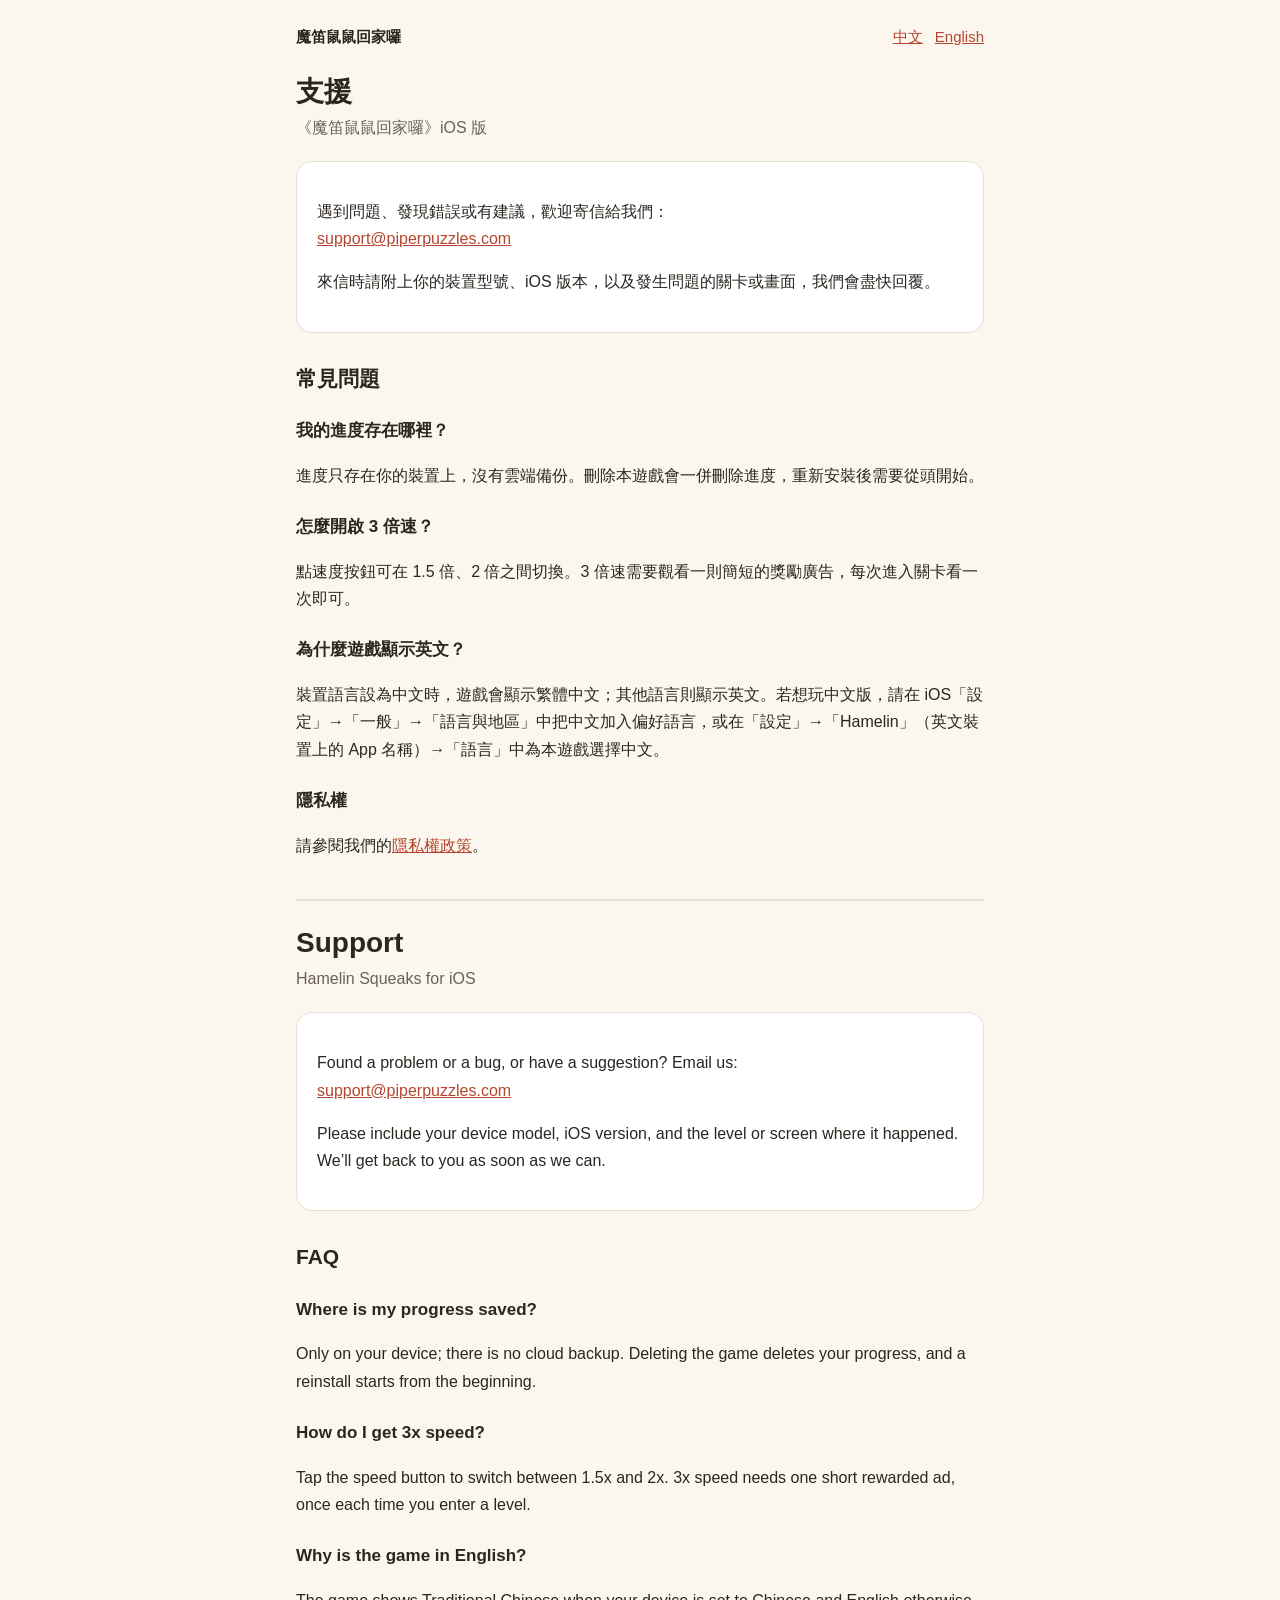
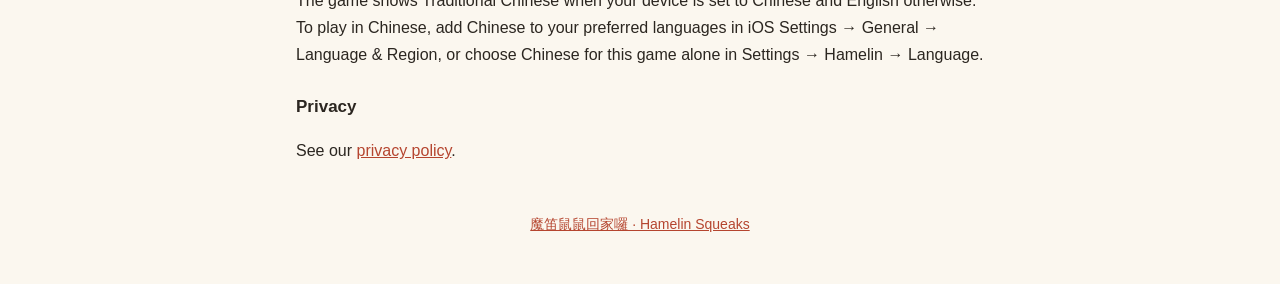
<file: hamelin/support/index.html>
<!doctype html>
<html lang="zh-Hant">
<head>
  <meta charset="utf-8">
  <meta name="viewport" content="width=device-width, initial-scale=1">
  <title>支援 · Support — 魔笛鼠鼠回家囉</title>
  <meta name="description" content="《魔笛鼠鼠回家囉》支援與常見問題。Support and FAQ for Hamelin Squeaks.">
  <link rel="icon" href="/assets/hamelin-icon.png">
  <link rel="stylesheet" href="/assets/site.css">
</head>
<body>
  <main class="wrap">
    <nav class="top">
      <a class="home" href="/">魔笛鼠鼠回家囉</a>
      <span class="langs"><a href="#zh">中文</a><a href="#en">English</a></span>
    </nav>

    <section class="lang-section" id="zh" lang="zh-Hant">
      <h1>支援</h1>
      <p class="sub">《魔笛鼠鼠回家囉》iOS 版</p>

      <div class="card">
        <p>遇到問題、發現錯誤或有建議，歡迎寄信給我們：<br>
        <a href="mailto:support@piperpuzzles.com">support@piperpuzzles.com</a></p>
        <p>來信時請附上你的裝置型號、iOS 版本，以及發生問題的關卡或畫面，我們會盡快回覆。</p>
      </div>

      <h2>常見問題</h2>

      <h3>我的進度存在哪裡？</h3>
      <p>進度只存在你的裝置上，沒有雲端備份。刪除本遊戲會一併刪除進度，重新安裝後需要從頭開始。</p>

      <h3>怎麼開啟 3 倍速？</h3>
      <p>點速度按鈕可在 1.5 倍、2 倍之間切換。3 倍速需要觀看一則簡短的獎勵廣告，每次進入關卡看一次即可。</p>

      <h3>為什麼遊戲顯示英文？</h3>
      <p>裝置語言設為中文時，遊戲會顯示繁體中文；其他語言則顯示英文。若想玩中文版，請在 iOS「設定」→「一般」→「語言與地區」中把中文加入偏好語言，或在「設定」→「Hamelin」（英文裝置上的 App 名稱）→「語言」中為本遊戲選擇中文。</p>

      <h3>隱私權</h3>
      <p>請參閱我們的<a href="/hamelin/privacy/">隱私權政策</a>。</p>
    </section>

    <section class="lang-section" id="en" lang="en">
      <h1>Support</h1>
      <p class="sub">Hamelin Squeaks for iOS</p>

      <div class="card">
        <p>Found a problem or a bug, or have a suggestion? Email us:<br>
        <a href="mailto:support@piperpuzzles.com">support@piperpuzzles.com</a></p>
        <p>Please include your device model, iOS version, and the level or screen where it happened. We’ll get back to you as soon as we can.</p>
      </div>

      <h2>FAQ</h2>

      <h3>Where is my progress saved?</h3>
      <p>Only on your device; there is no cloud backup. Deleting the game deletes your progress, and a reinstall starts from the beginning.</p>

      <h3>How do I get 3x speed?</h3>
      <p>Tap the speed button to switch between 1.5x and 2x. 3x speed needs one short rewarded ad, once each time you enter a level.</p>

      <h3>Why is the game in English?</h3>
      <p>The game shows Traditional Chinese when your device is set to Chinese and English otherwise. To play in Chinese, add Chinese to your preferred languages in iOS Settings → General → Language &amp; Region, or choose Chinese for this game alone in Settings → Hamelin → Language.</p>

      <h3>Privacy</h3>
      <p>See our <a href="/hamelin/privacy/">privacy policy</a>.</p>
    </section>

    <footer><a href="/">魔笛鼠鼠回家囉 · Hamelin Squeaks</a></footer>
  </main>
</body>
</html>
</file>
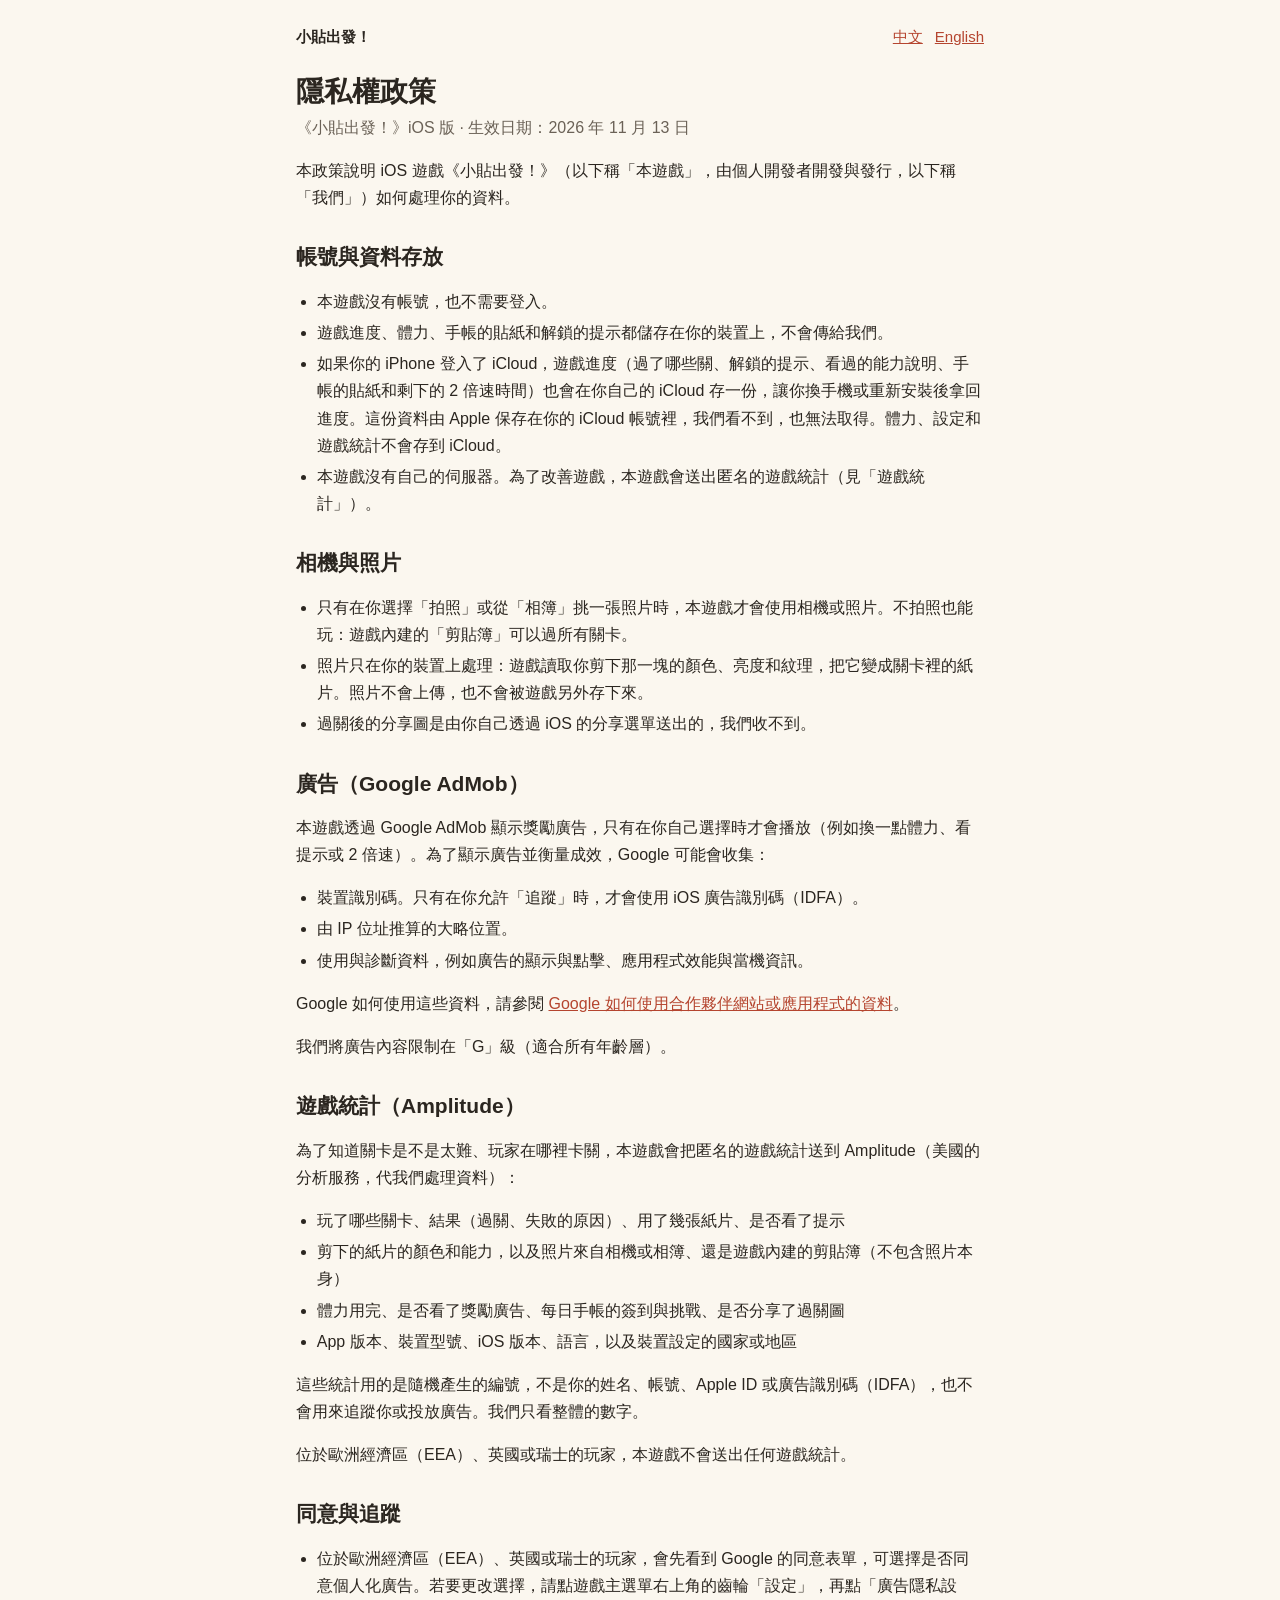
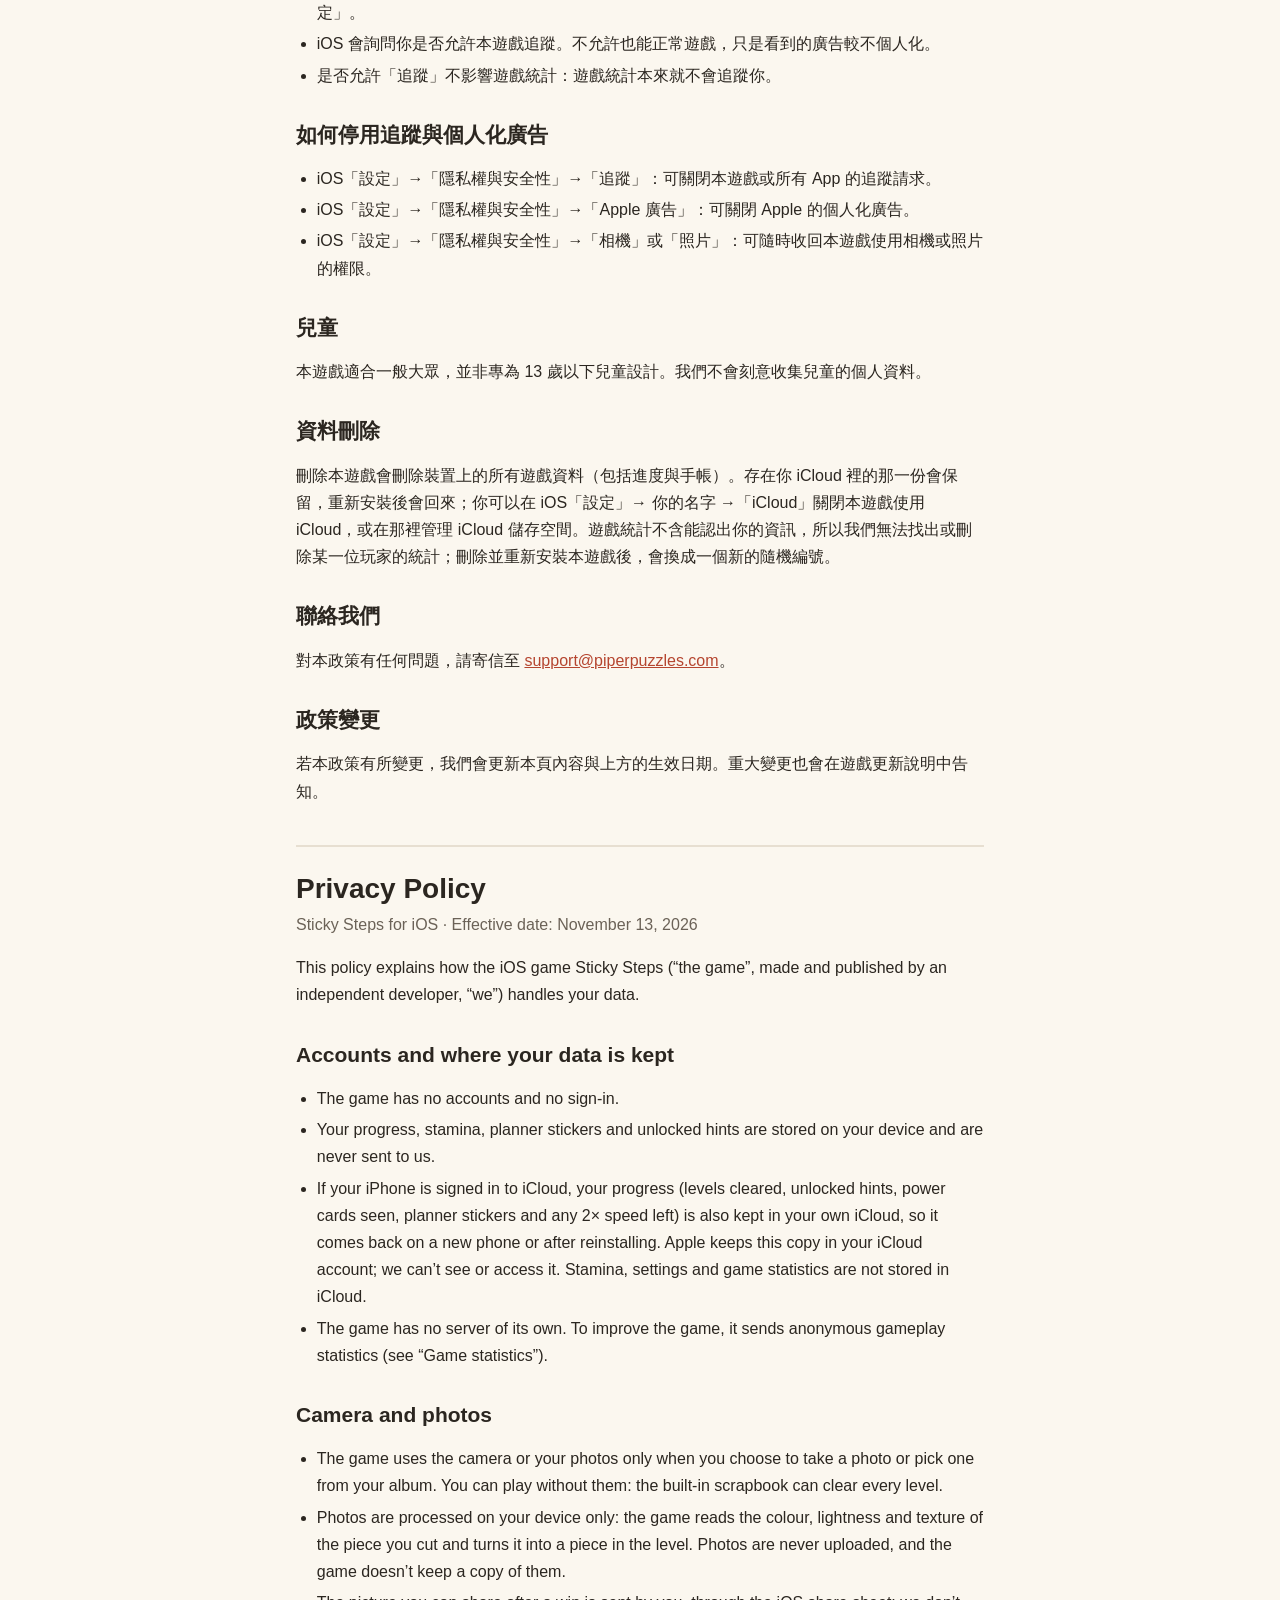
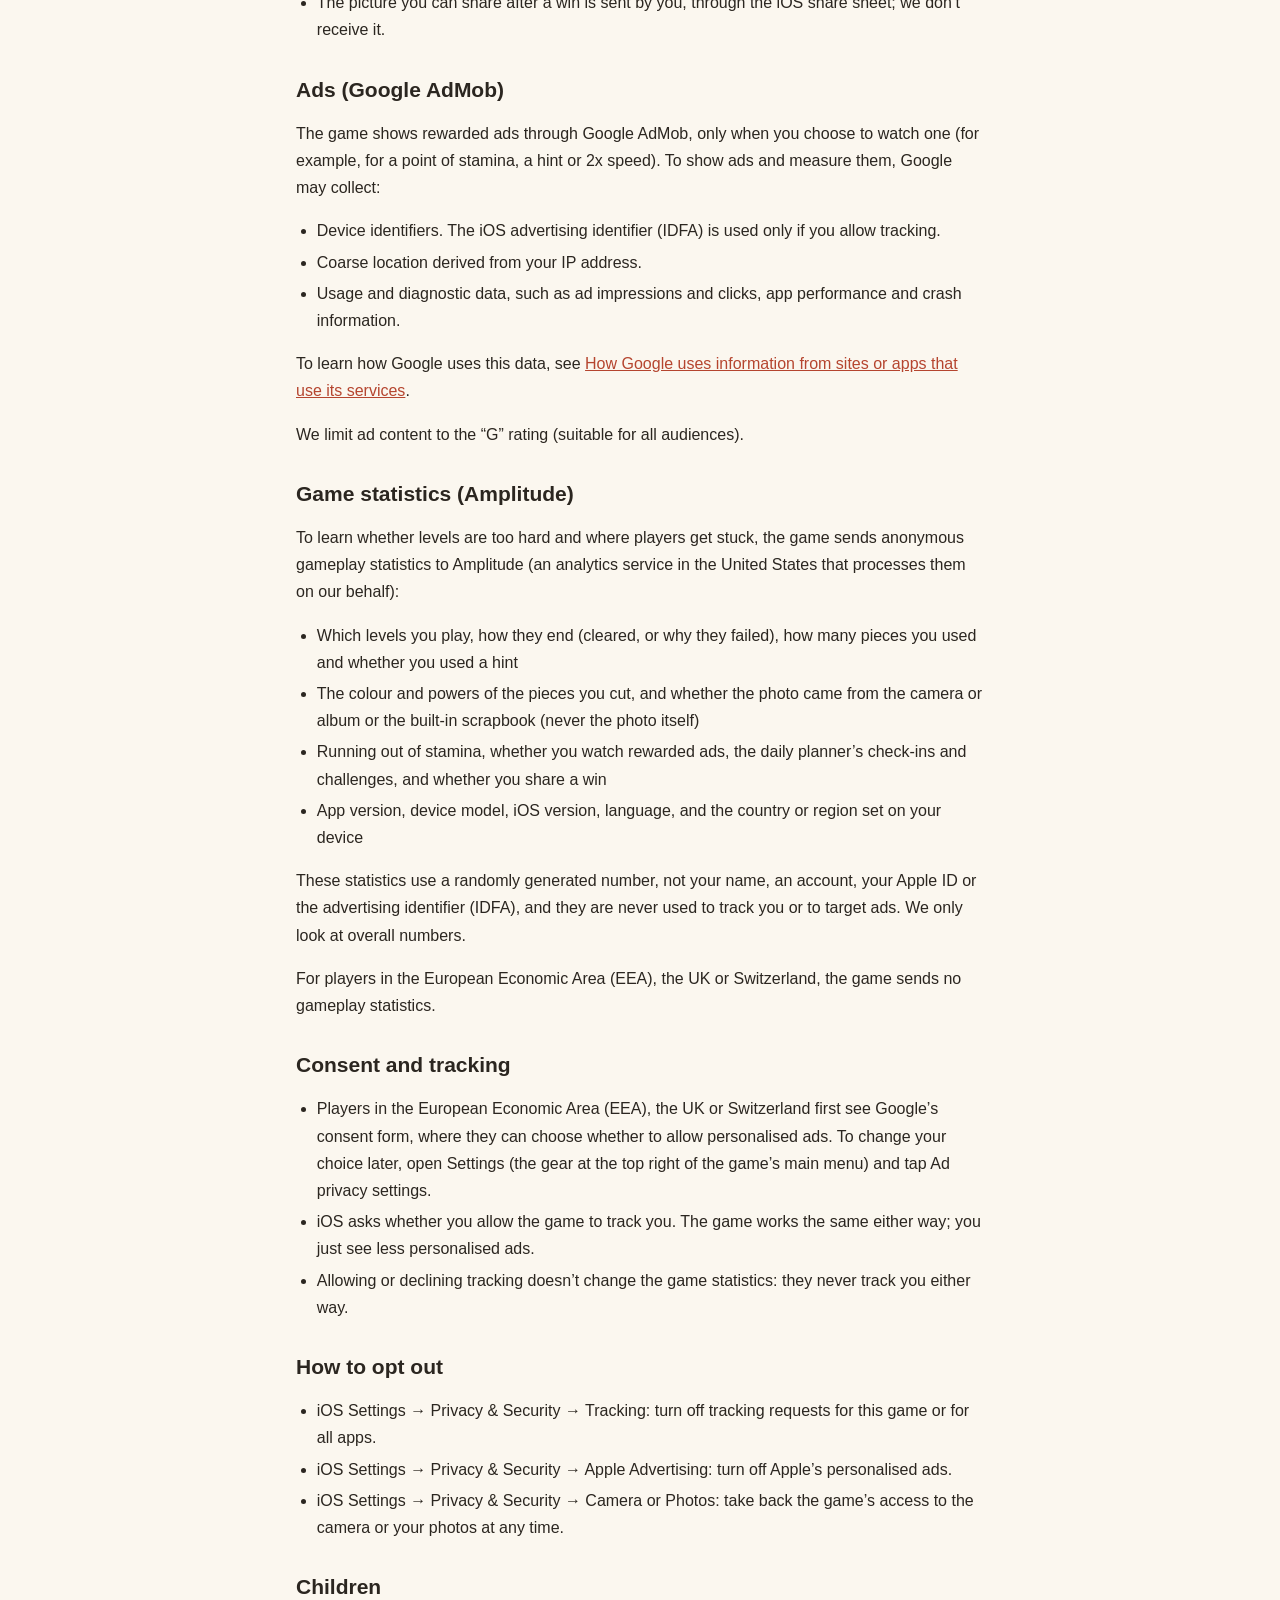
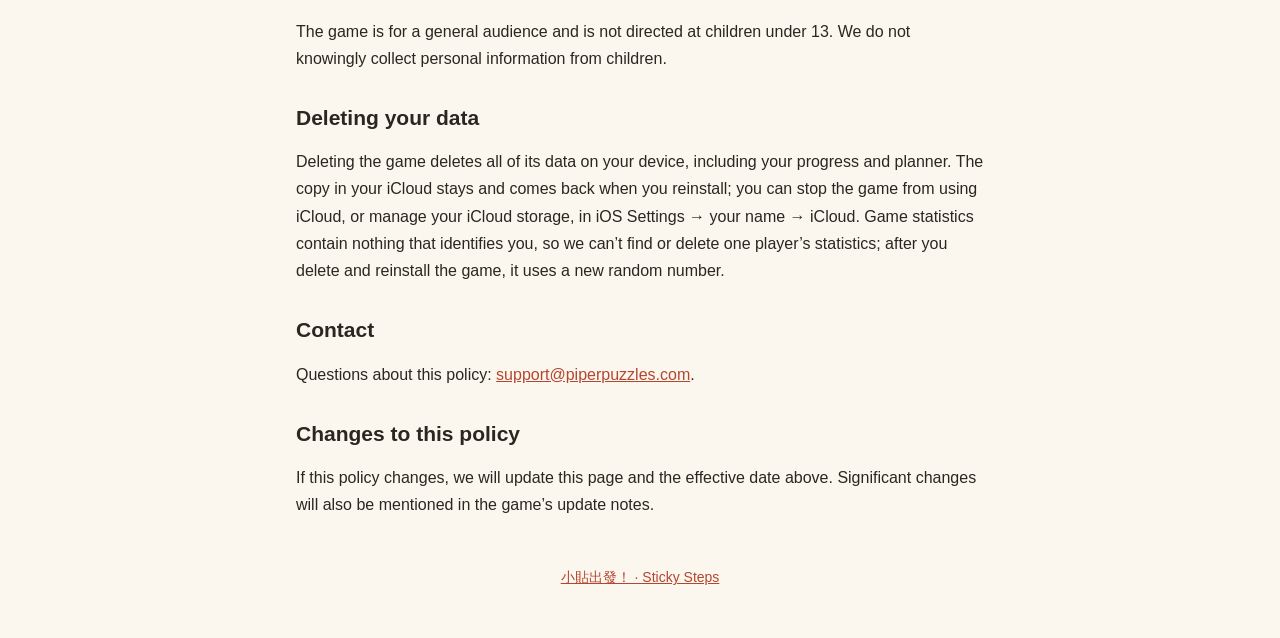
<file: stickysteps/privacy/index.html>
<!doctype html>
<html lang="zh-Hant">
<head>
  <meta charset="utf-8">
  <meta name="viewport" content="width=device-width, initial-scale=1">
  <title>隱私權政策 · Privacy Policy — 小貼出發！</title>
  <meta name="description" content="《小貼出發！》隱私權政策。Privacy policy for Sticky Steps.">
  <link rel="icon" href="/assets/stickysteps-icon.png">
  <link rel="stylesheet" href="/assets/site.css">
</head>
<body>
  <main class="wrap">
    <nav class="top">
      <a class="home" href="/">小貼出發！</a>
      <span class="langs"><a href="#zh">中文</a><a href="#en">English</a></span>
    </nav>

    <section class="lang-section" id="zh" lang="zh-Hant">
      <h1>隱私權政策</h1>
      <p class="sub">《小貼出發！》iOS 版 · 生效日期：2026 年 11 月 13 日</p>

      <p>本政策說明 iOS 遊戲《小貼出發！》（以下稱「本遊戲」，由個人開發者開發與發行，以下稱「我們」）如何處理你的資料。</p>

      <h2>帳號與資料存放</h2>
      <ul>
        <li>本遊戲沒有帳號，也不需要登入。</li>
        <li>遊戲進度、體力、手帳的貼紙和解鎖的提示都儲存在你的裝置上，不會傳給我們。</li>
        <li>如果你的 iPhone 登入了 iCloud，遊戲進度（過了哪些關、解鎖的提示、看過的能力說明、手帳的貼紙和剩下的 2 倍速時間）也會在你自己的 iCloud 存一份，讓你換手機或重新安裝後拿回進度。這份資料由 Apple 保存在你的 iCloud 帳號裡，我們看不到，也無法取得。體力、設定和遊戲統計不會存到 iCloud。</li>
        <li>本遊戲沒有自己的伺服器。為了改善遊戲，本遊戲會送出匿名的遊戲統計（見「遊戲統計」）。</li>
      </ul>

      <h2>相機與照片</h2>
      <ul>
        <li>只有在你選擇「拍照」或從「相簿」挑一張照片時，本遊戲才會使用相機或照片。不拍照也能玩：遊戲內建的「剪貼簿」可以過所有關卡。</li>
        <li>照片只在你的裝置上處理：遊戲讀取你剪下那一塊的顏色、亮度和紋理，把它變成關卡裡的紙片。照片不會上傳，也不會被遊戲另外存下來。</li>
        <li>過關後的分享圖是由你自己透過 iOS 的分享選單送出的，我們收不到。</li>
      </ul>

      <h2>廣告（Google AdMob）</h2>
      <p>本遊戲透過 Google AdMob 顯示獎勵廣告，只有在你自己選擇時才會播放（例如換一點體力、看提示或 2 倍速）。為了顯示廣告並衡量成效，Google 可能會收集：</p>
      <ul>
        <li>裝置識別碼。只有在你允許「追蹤」時，才會使用 iOS 廣告識別碼（IDFA）。</li>
        <li>由 IP 位址推算的大略位置。</li>
        <li>使用與診斷資料，例如廣告的顯示與點擊、應用程式效能與當機資訊。</li>
      </ul>
      <p>Google 如何使用這些資料，請參閱 <a href="https://policies.google.com/technologies/partner-sites">Google 如何使用合作夥伴網站或應用程式的資料</a>。</p>
      <p>我們將廣告內容限制在「G」級（適合所有年齡層）。</p>

      <h2 id="zh-stats">遊戲統計（Amplitude）</h2>
      <p>為了知道關卡是不是太難、玩家在哪裡卡關，本遊戲會把匿名的遊戲統計送到 Amplitude（美國的分析服務，代我們處理資料）：</p>
      <ul>
        <li>玩了哪些關卡、結果（過關、失敗的原因）、用了幾張紙片、是否看了提示</li>
        <li>剪下的紙片的顏色和能力，以及照片來自相機或相簿、還是遊戲內建的剪貼簿（不包含照片本身）</li>
        <li>體力用完、是否看了獎勵廣告、每日手帳的簽到與挑戰、是否分享了過關圖</li>
        <li>App 版本、裝置型號、iOS 版本、語言，以及裝置設定的國家或地區</li>
      </ul>
      <p>這些統計用的是隨機產生的編號，不是你的姓名、帳號、Apple ID 或廣告識別碼（IDFA），也不會用來追蹤你或投放廣告。我們只看整體的數字。</p>
      <p>位於歐洲經濟區（EEA）、英國或瑞士的玩家，本遊戲不會送出任何遊戲統計。</p>

      <h2>同意與追蹤</h2>
      <ul>
        <li>位於歐洲經濟區（EEA）、英國或瑞士的玩家，會先看到 Google 的同意表單，可選擇是否同意個人化廣告。若要更改選擇，請點遊戲主選單右上角的齒輪「設定」，再點「廣告隱私設定」。</li>
        <li>iOS 會詢問你是否允許本遊戲追蹤。不允許也能正常遊戲，只是看到的廣告較不個人化。</li>
        <li>是否允許「追蹤」不影響遊戲統計：遊戲統計本來就不會追蹤你。</li>
      </ul>

      <h2>如何停用追蹤與個人化廣告</h2>
      <ul>
        <li>iOS「設定」→「隱私權與安全性」→「追蹤」：可關閉本遊戲或所有 App 的追蹤請求。</li>
        <li>iOS「設定」→「隱私權與安全性」→「Apple 廣告」：可關閉 Apple 的個人化廣告。</li>
        <li>iOS「設定」→「隱私權與安全性」→「相機」或「照片」：可隨時收回本遊戲使用相機或照片的權限。</li>
      </ul>

      <h2>兒童</h2>
      <p>本遊戲適合一般大眾，並非專為 13 歲以下兒童設計。我們不會刻意收集兒童的個人資料。</p>

      <h2>資料刪除</h2>
      <p>刪除本遊戲會刪除裝置上的所有遊戲資料（包括進度與手帳）。存在你 iCloud 裡的那一份會保留，重新安裝後會回來；你可以在 iOS「設定」→ 你的名字 →「iCloud」關閉本遊戲使用 iCloud，或在那裡管理 iCloud 儲存空間。遊戲統計不含能認出你的資訊，所以我們無法找出或刪除某一位玩家的統計；刪除並重新安裝本遊戲後，會換成一個新的隨機編號。</p>

      <h2>聯絡我們</h2>
      <p>對本政策有任何問題，請寄信至 <a href="mailto:support@piperpuzzles.com">support@piperpuzzles.com</a>。</p>

      <h2>政策變更</h2>
      <p>若本政策有所變更，我們會更新本頁內容與上方的生效日期。重大變更也會在遊戲更新說明中告知。</p>
    </section>

    <section class="lang-section" id="en" lang="en">
      <h1>Privacy Policy</h1>
      <p class="sub">Sticky Steps for iOS · Effective date: November 13, 2026</p>

      <p>This policy explains how the iOS game Sticky Steps (“the game”, made and published by an independent developer, “we”) handles your data.</p>

      <h2>Accounts and where your data is kept</h2>
      <ul>
        <li>The game has no accounts and no sign-in.</li>
        <li>Your progress, stamina, planner stickers and unlocked hints are stored on your device and are never sent to us.</li>
        <li>If your iPhone is signed in to iCloud, your progress (levels cleared, unlocked hints, power cards seen, planner stickers and any 2× speed left) is also kept in your own iCloud, so it comes back on a new phone or after reinstalling. Apple keeps this copy in your iCloud account; we can’t see or access it. Stamina, settings and game statistics are not stored in iCloud.</li>
        <li>The game has no server of its own. To improve the game, it sends anonymous gameplay statistics (see “Game statistics”).</li>
      </ul>

      <h2>Camera and photos</h2>
      <ul>
        <li>The game uses the camera or your photos only when you choose to take a photo or pick one from your album. You can play without them: the built-in scrapbook can clear every level.</li>
        <li>Photos are processed on your device only: the game reads the colour, lightness and texture of the piece you cut and turns it into a piece in the level. Photos are never uploaded, and the game doesn’t keep a copy of them.</li>
        <li>The picture you can share after a win is sent by you, through the iOS share sheet; we don’t receive it.</li>
      </ul>

      <h2>Ads (Google AdMob)</h2>
      <p>The game shows rewarded ads through Google AdMob, only when you choose to watch one (for example, for a point of stamina, a hint or 2x speed). To show ads and measure them, Google may collect:</p>
      <ul>
        <li>Device identifiers. The iOS advertising identifier (IDFA) is used only if you allow tracking.</li>
        <li>Coarse location derived from your IP address.</li>
        <li>Usage and diagnostic data, such as ad impressions and clicks, app performance and crash information.</li>
      </ul>
      <p>To learn how Google uses this data, see <a href="https://policies.google.com/technologies/partner-sites">How Google uses information from sites or apps that use its services</a>.</p>
      <p>We limit ad content to the “G” rating (suitable for all audiences).</p>

      <h2 id="en-stats">Game statistics (Amplitude)</h2>
      <p>To learn whether levels are too hard and where players get stuck, the game sends anonymous gameplay statistics to Amplitude (an analytics service in the United States that processes them on our behalf):</p>
      <ul>
        <li>Which levels you play, how they end (cleared, or why they failed), how many pieces you used and whether you used a hint</li>
        <li>The colour and powers of the pieces you cut, and whether the photo came from the camera or album or the built-in scrapbook (never the photo itself)</li>
        <li>Running out of stamina, whether you watch rewarded ads, the daily planner’s check-ins and challenges, and whether you share a win</li>
        <li>App version, device model, iOS version, language, and the country or region set on your device</li>
      </ul>
      <p>These statistics use a randomly generated number, not your name, an account, your Apple ID or the advertising identifier (IDFA), and they are never used to track you or to target ads. We only look at overall numbers.</p>
      <p>For players in the European Economic Area (EEA), the UK or Switzerland, the game sends no gameplay statistics.</p>

      <h2>Consent and tracking</h2>
      <ul>
        <li>Players in the European Economic Area (EEA), the UK or Switzerland first see Google’s consent form, where they can choose whether to allow personalised ads. To change your choice later, open Settings (the gear at the top right of the game’s main menu) and tap Ad privacy settings.</li>
        <li>iOS asks whether you allow the game to track you. The game works the same either way; you just see less personalised ads.</li>
        <li>Allowing or declining tracking doesn’t change the game statistics: they never track you either way.</li>
      </ul>

      <h2>How to opt out</h2>
      <ul>
        <li>iOS Settings → Privacy &amp; Security → Tracking: turn off tracking requests for this game or for all apps.</li>
        <li>iOS Settings → Privacy &amp; Security → Apple Advertising: turn off Apple’s personalised ads.</li>
        <li>iOS Settings → Privacy &amp; Security → Camera or Photos: take back the game’s access to the camera or your photos at any time.</li>
      </ul>

      <h2>Children</h2>
      <p>The game is for a general audience and is not directed at children under 13. We do not knowingly collect personal information from children.</p>

      <h2>Deleting your data</h2>
      <p>Deleting the game deletes all of its data on your device, including your progress and planner. The copy in your iCloud stays and comes back when you reinstall; you can stop the game from using iCloud, or manage your iCloud storage, in iOS Settings → your name → iCloud. Game statistics contain nothing that identifies you, so we can’t find or delete one player’s statistics; after you delete and reinstall the game, it uses a new random number.</p>

      <h2>Contact</h2>
      <p>Questions about this policy: <a href="mailto:support@piperpuzzles.com">support@piperpuzzles.com</a>.</p>

      <h2>Changes to this policy</h2>
      <p>If this policy changes, we will update this page and the effective date above. Significant changes will also be mentioned in the game’s update notes.</p>
    </section>

    <footer><a href="/">小貼出發！ · Sticky Steps</a></footer>
  </main>
</body>
</html>
</file>
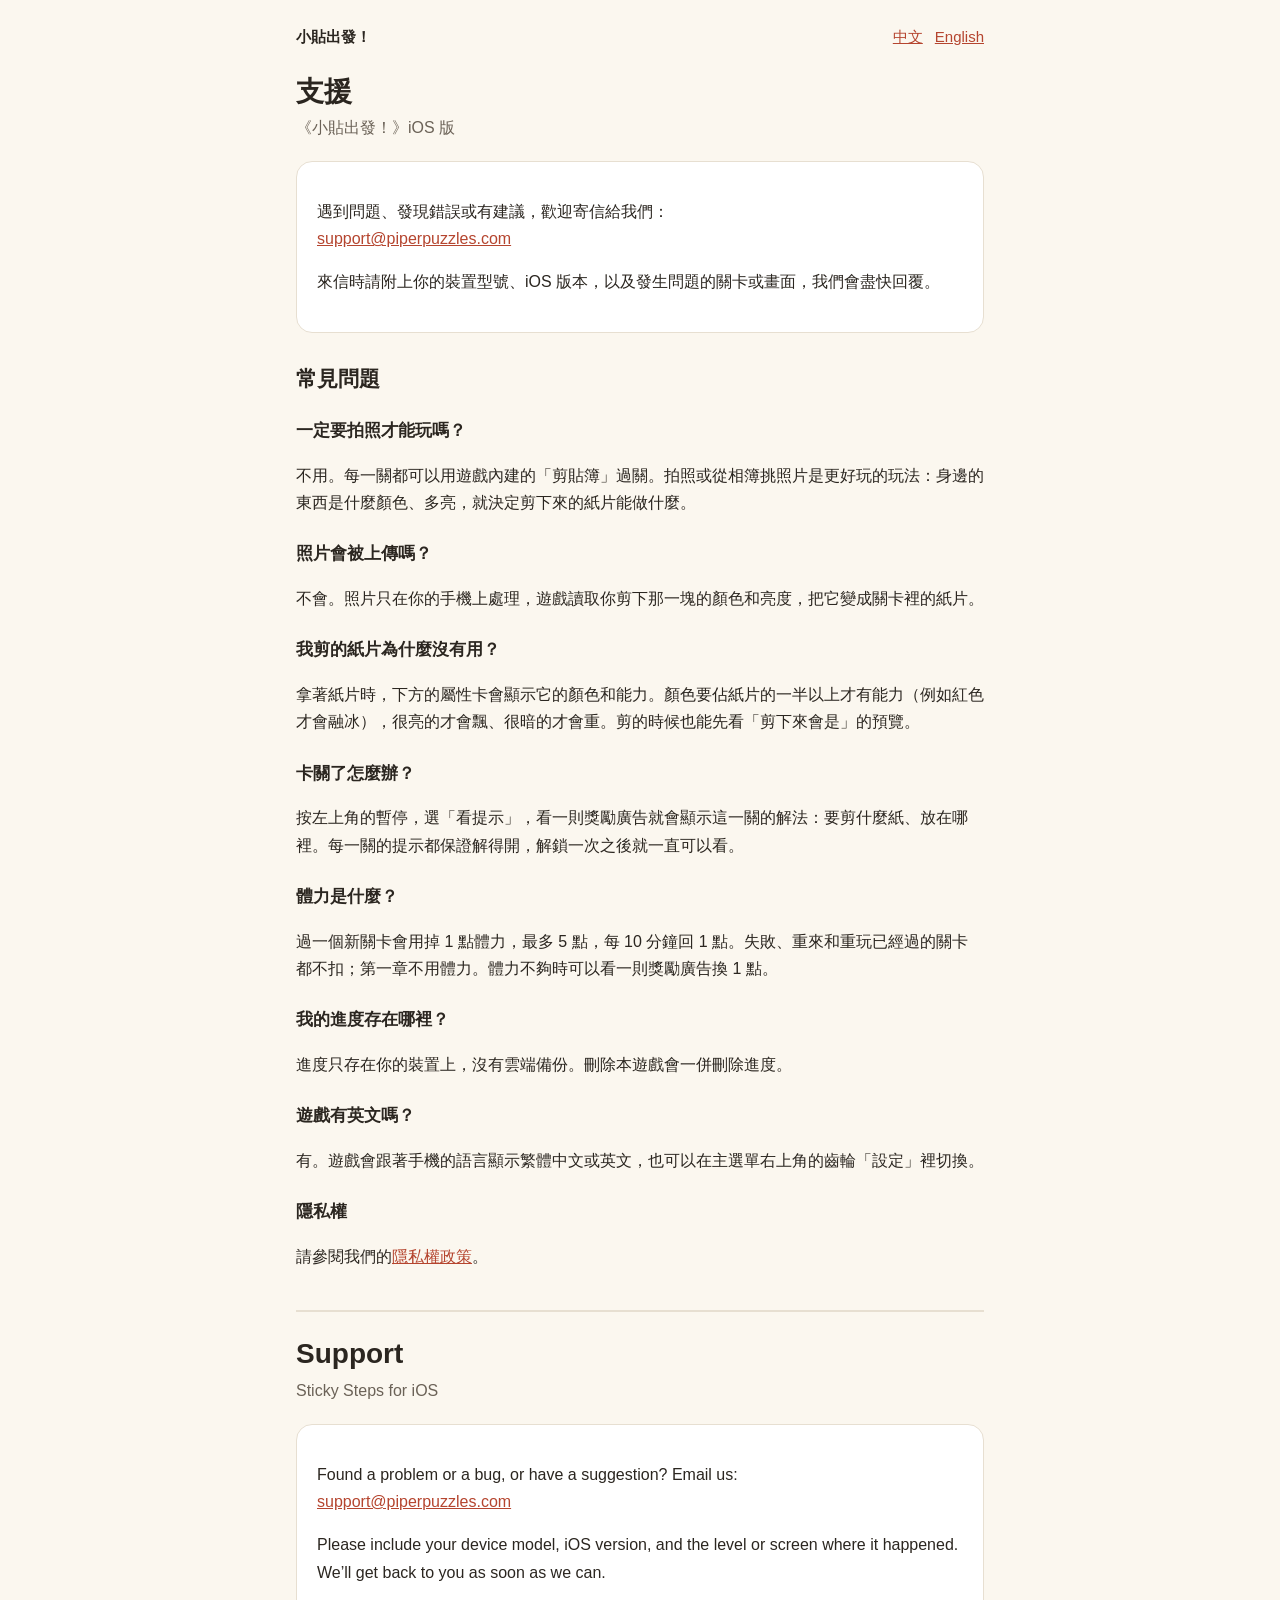
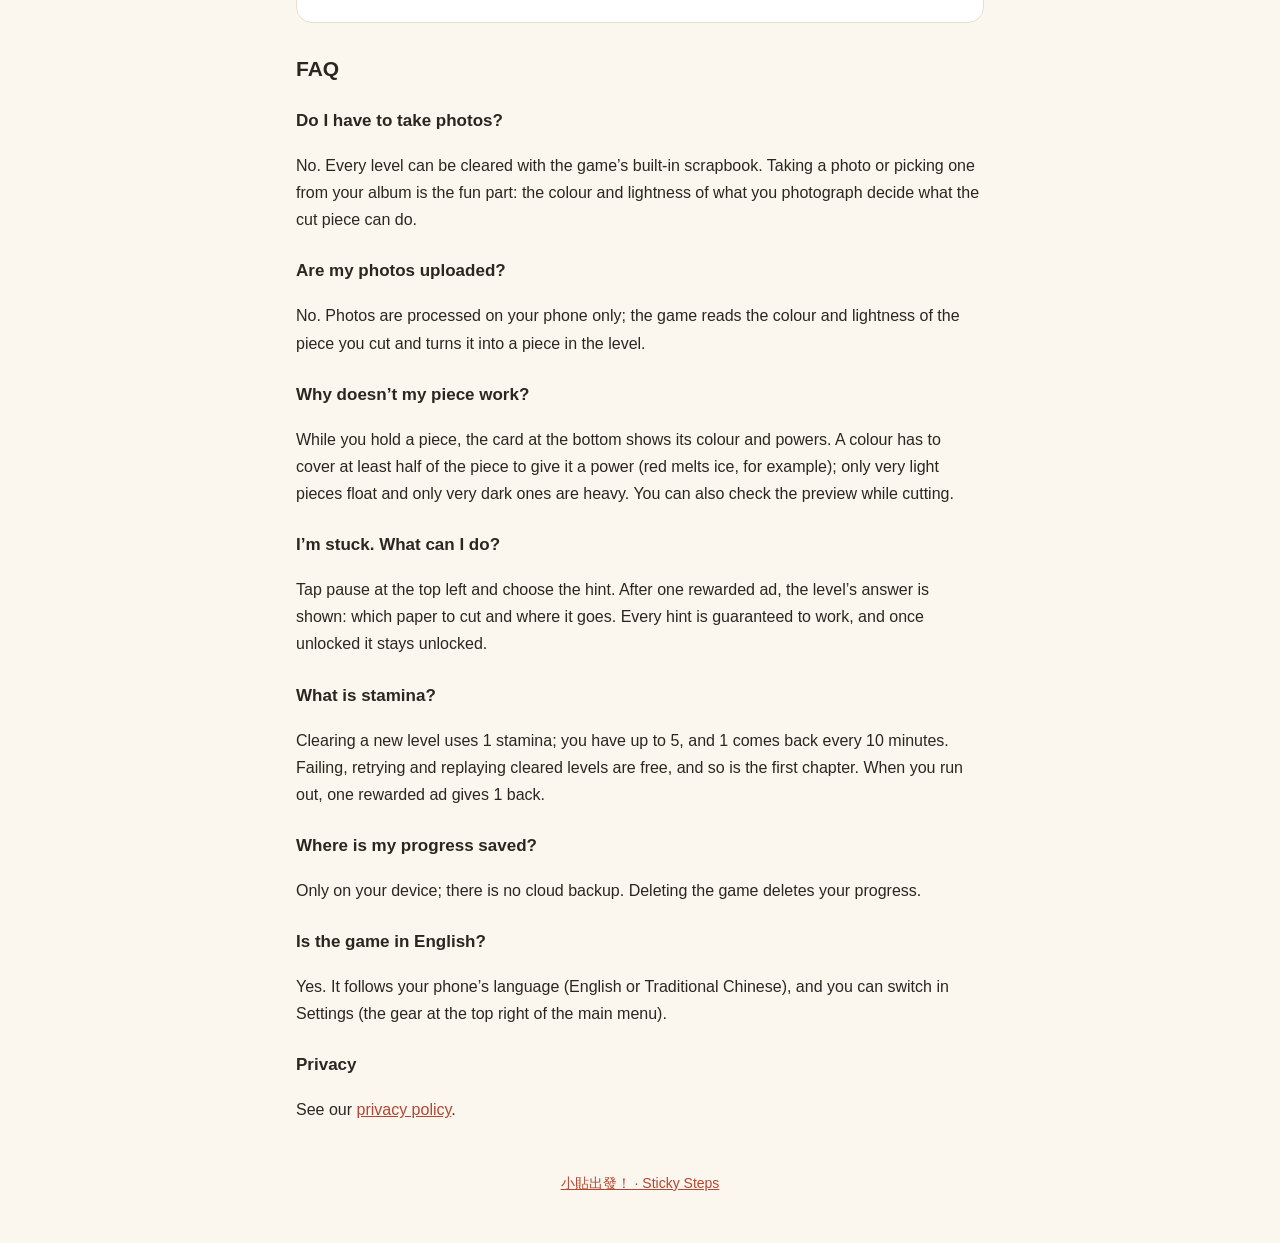
<file: stickysteps/support/index.html>
<!doctype html>
<html lang="zh-Hant">
<head>
  <meta charset="utf-8">
  <meta name="viewport" content="width=device-width, initial-scale=1">
  <title>支援 · Support — 小貼出發！</title>
  <meta name="description" content="《小貼出發！》支援與常見問題。Support and FAQ for Sticky Steps.">
  <link rel="icon" href="/assets/stickysteps-icon.png">
  <link rel="stylesheet" href="/assets/site.css">
</head>
<body>
  <main class="wrap">
    <nav class="top">
      <a class="home" href="/">小貼出發！</a>
      <span class="langs"><a href="#zh">中文</a><a href="#en">English</a></span>
    </nav>
    <section class="lang-section" id="zh" lang="zh-Hant">
      <h1>支援</h1>
      <p class="sub">《小貼出發！》iOS 版</p>
      <div class="card">
        <p>遇到問題、發現錯誤或有建議，歡迎寄信給我們：<br>
        <a href="mailto:support@piperpuzzles.com">support@piperpuzzles.com</a></p>
        <p>來信時請附上你的裝置型號、iOS 版本，以及發生問題的關卡或畫面，我們會盡快回覆。</p>
      </div>
      <h2>常見問題</h2>
      <h3>一定要拍照才能玩嗎？</h3>
      <p>不用。每一關都可以用遊戲內建的「剪貼簿」過關。拍照或從相簿挑照片是更好玩的玩法：身邊的東西是什麼顏色、多亮，就決定剪下來的紙片能做什麼。</p>
      <h3>照片會被上傳嗎？</h3>
      <p>不會。照片只在你的手機上處理，遊戲讀取你剪下那一塊的顏色和亮度，把它變成關卡裡的紙片。</p>
      <h3>我剪的紙片為什麼沒有用？</h3>
      <p>拿著紙片時，下方的屬性卡會顯示它的顏色和能力。顏色要佔紙片的一半以上才有能力（例如紅色才會融冰），很亮的才會飄、很暗的才會重。剪的時候也能先看「剪下來會是」的預覽。</p>
      <h3>卡關了怎麼辦？</h3>
      <p>按左上角的暫停，選「看提示」，看一則獎勵廣告就會顯示這一關的解法：要剪什麼紙、放在哪裡。每一關的提示都保證解得開，解鎖一次之後就一直可以看。</p>
      <h3>體力是什麼？</h3>
      <p>過一個新關卡會用掉 1 點體力，最多 5 點，每 10 分鐘回 1 點。失敗、重來和重玩已經過的關卡都不扣；第一章不用體力。體力不夠時可以看一則獎勵廣告換 1 點。</p>
      <h3>我的進度存在哪裡？</h3>
      <p>進度只存在你的裝置上，沒有雲端備份。刪除本遊戲會一併刪除進度。</p>
      <h3>遊戲有英文嗎？</h3>
      <p>有。遊戲會跟著手機的語言顯示繁體中文或英文，也可以在主選單右上角的齒輪「設定」裡切換。</p>
      <h3>隱私權</h3>
      <p>請參閱我們的<a href="/stickysteps/privacy/">隱私權政策</a>。</p>
    </section>
    <section class="lang-section" id="en" lang="en">
      <h1>Support</h1>
      <p class="sub">Sticky Steps for iOS</p>
      <div class="card">
        <p>Found a problem or a bug, or have a suggestion? Email us:<br>
        <a href="mailto:support@piperpuzzles.com">support@piperpuzzles.com</a></p>
        <p>Please include your device model, iOS version, and the level or screen where it happened. We’ll get back to you as soon as we can.</p>
      </div>
      <h2>FAQ</h2>
      <h3>Do I have to take photos?</h3>
      <p>No. Every level can be cleared with the game’s built-in scrapbook. Taking a photo or picking one from your album is the fun part: the colour and lightness of what you photograph decide what the cut piece can do.</p>
      <h3>Are my photos uploaded?</h3>
      <p>No. Photos are processed on your phone only; the game reads the colour and lightness of the piece you cut and turns it into a piece in the level.</p>
      <h3>Why doesn’t my piece work?</h3>
      <p>While you hold a piece, the card at the bottom shows its colour and powers. A colour has to cover at least half of the piece to give it a power (red melts ice, for example); only very light pieces float and only very dark ones are heavy. You can also check the preview while cutting.</p>
      <h3>I’m stuck. What can I do?</h3>
      <p>Tap pause at the top left and choose the hint. After one rewarded ad, the level’s answer is shown: which paper to cut and where it goes. Every hint is guaranteed to work, and once unlocked it stays unlocked.</p>
      <h3>What is stamina?</h3>
      <p>Clearing a new level uses 1 stamina; you have up to 5, and 1 comes back every 10 minutes. Failing, retrying and replaying cleared levels are free, and so is the first chapter. When you run out, one rewarded ad gives 1 back.</p>
      <h3>Where is my progress saved?</h3>
      <p>Only on your device; there is no cloud backup. Deleting the game deletes your progress.</p>
      <h3>Is the game in English?</h3>
      <p>Yes. It follows your phone’s language (English or Traditional Chinese), and you can switch in Settings (the gear at the top right of the main menu).</p>
      <h3>Privacy</h3>
      <p>See our <a href="/stickysteps/privacy/">privacy policy</a>.</p>
    </section>
    <footer><a href="/">小貼出發！ · Sticky Steps</a></footer>
  </main>
</body>
</html>
</file>
<file: assets/site.css>
:root {
  --bg: #fbf7ef;
  --card: #ffffff;
  --ink: #2b2620;
  --muted: #6b6257;
  --line: #e7dfd1;
  --accent: #b5452f;
  --accent-ink: #ffffff;
  color-scheme: light;
}

* { box-sizing: border-box; }

html { -webkit-text-size-adjust: 100%; }

body {
  margin: 0;
  background: var(--bg);
  color: var(--ink);
  font: 16px/1.7 -apple-system, BlinkMacSystemFont, "Segoe UI", "PingFang TC", "Noto Sans TC", "Microsoft JhengHei", Roboto, sans-serif;
}

.wrap {
  max-width: 720px;
  margin: 0 auto;
  padding: 24px 16px 48px;
}

a { color: var(--accent); }

.top {
  display: flex;
  align-items: center;
  justify-content: space-between;
  gap: 12px;
  margin-bottom: 24px;
  font-size: 15px;
}

.top .home { color: var(--ink); text-decoration: none; font-weight: 600; }
.top .langs a { margin-left: 12px; }

h1 { font-size: 28px; line-height: 1.3; margin: 0 0 4px; }
h2 { font-size: 21px; line-height: 1.35; margin: 32px 0 8px; }
h3 { font-size: 17px; margin: 24px 0 4px; }

.sub { color: var(--muted); margin: 0 0 16px; }

.card {
  background: var(--card);
  border: 1px solid var(--line);
  border-radius: 16px;
  padding: 20px;
  margin: 20px 0;
}

.lang-section + .lang-section {
  border-top: 2px solid var(--line);
  margin-top: 40px;
  padding-top: 24px;
}

ul { padding-left: 1.3em; }
li { margin: 4px 0; }

.hero { text-align: center; padding: 16px 0 8px; }
.hero img {
  width: 128px;
  height: 128px;
  border-radius: 28px;
  box-shadow: 0 6px 20px rgba(60, 40, 20, 0.18);
}
.hero h1 { margin-top: 16px; }
.hero .en-name { font-size: 20px; color: var(--muted); margin: 0; }

.links {
  display: flex;
  flex-wrap: wrap;
  justify-content: center;
  gap: 10px;
  margin: 24px 0;
}

.button {
  display: inline-block;
  padding: 10px 18px;
  border-radius: 999px;
  background: var(--accent);
  color: var(--accent-ink);
  text-decoration: none;
  font-weight: 600;
}

.button.ghost {
  background: transparent;
  color: var(--accent);
  border: 1.5px solid var(--accent);
}

.soon { color: var(--muted); font-size: 14px; text-align: center; }

footer {
  margin-top: 48px;
  color: var(--muted);
  font-size: 14px;
  text-align: center;
}
</file>
